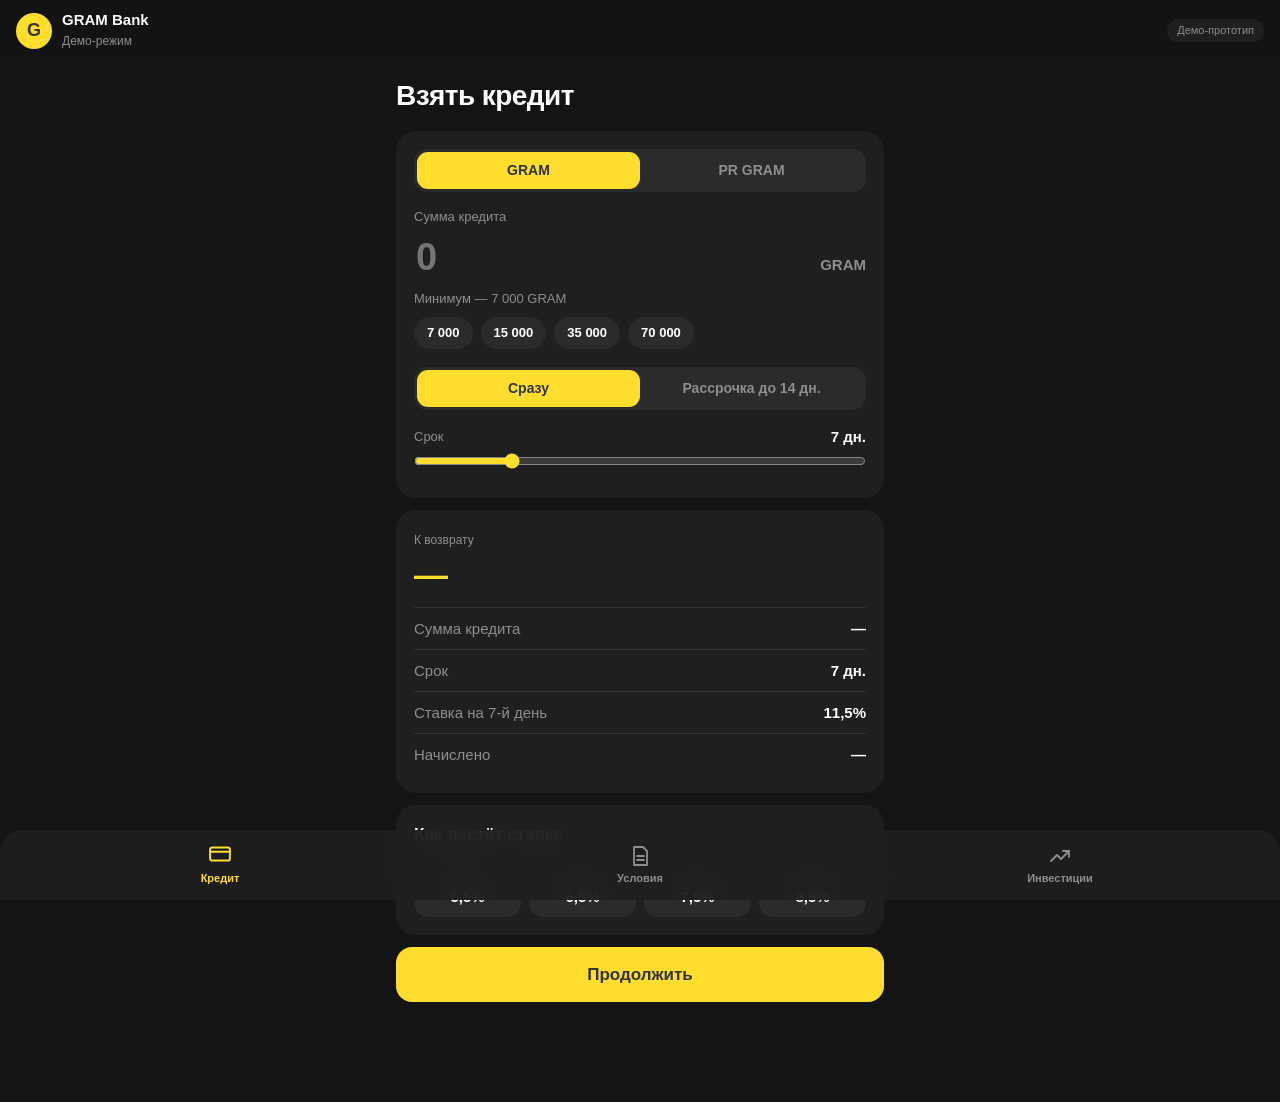
<file: index.html>
<!DOCTYPE html>
<html lang="ru">
<head>
<meta charset="utf-8">
<meta name="viewport" content="width=device-width,initial-scale=1,viewport-fit=cover">
<meta name="color-scheme" content="dark">
<title>GRAM Bank</title>
<script src="https://telegram.org/js/telegram-web-app.js"></script>
<style>
:root{--bg:#141414;--c1:#1f1f1f;--c2:#2b2b2b;--t:#fff;--m:#8e8e93;--y:#ffdd2d;--yt:#333;--l:#333;--err:#ff5c5c;--ok:#3fd18a}
*{box-sizing:border-box;margin:0;-webkit-tap-highlight-color:transparent}
html,body{background:var(--bg);color:var(--t);font:15px/1.4 -apple-system,"SF Pro Text",Roboto,"Segoe UI",Arial,sans-serif}
body{padding-top:env(safe-area-inset-top,0px)}
button,input,select{font:inherit;color:inherit;border:0;background:none;outline:0}
button{cursor:pointer}
small{color:var(--m);font-size:12px}
.top{position:sticky;top:0;z-index:5;display:flex;align-items:center;gap:10px;padding:12px 16px;background:rgba(20,20,20,.88);backdrop-filter:blur(14px)}
.logo{width:36px;height:36px;border-radius:50%;background:var(--y);color:var(--yt);display:grid;place-items:center;font-weight:800;font-size:18px}
.top b{display:block;line-height:1.1}
.tag{margin-left:auto;font-size:11px;color:var(--m);background:var(--c1);border-radius:99px;padding:4px 10px}
main{max-width:520px;margin:0 auto;padding:6px 16px calc(100px + env(safe-area-inset-bottom,0px))}
h1{font-size:28px;font-weight:800;letter-spacing:-.02em;margin:8px 0 16px}
h2{font-size:17px;font-weight:700;margin-bottom:12px}
.view,.step[hidden]{display:none}.view.on{display:block}
.card{background:var(--c1);border-radius:20px;padding:18px;margin-bottom:12px;animation:up .45s cubic-bezier(.2,.8,.2,1) both}
.card:nth-child(n+3){animation-delay:.05s}.card:nth-child(n+5){animation-delay:.1s}
@keyframes up{from{opacity:0;transform:translateY(14px)}to{opacity:1;transform:none}}
.hint{font-size:13px;color:var(--m);margin-top:10px}
.rowb{display:flex;justify-content:space-between;align-items:center}
label{display:block;font-size:13px;color:var(--m)}
.seg{display:flex;background:var(--c2);border-radius:14px;padding:3px;margin-bottom:16px}
.seg button{flex:1;padding:9px 4px;border-radius:11px;font-size:14px;font-weight:600;color:var(--m);transition:all .25s}
.seg button.on{background:var(--y);color:var(--yt)}
.big{display:flex;align-items:baseline;gap:8px;margin:4px 0}
.big input{width:100%;min-width:0;font-size:38px;font-weight:800;letter-spacing:-.02em}
.big span{color:var(--m);font-weight:700;white-space:nowrap}
.msg{font-size:13px;color:var(--m);min-height:19px;transition:color .2s}.msg.bad{color:var(--err)}.msg.good{color:var(--ok)}
.chips{display:flex;gap:8px;flex-wrap:wrap;margin:8px 0 18px}
.chip{background:var(--c2);border-radius:99px;padding:7px 13px;font-size:13px;font-weight:600;transition:transform .12s}
.chip:active{transform:scale(.93)}
input[type=range]{width:100%;accent-color:var(--y);height:28px}
.total{font-size:34px;font-weight:800;letter-spacing:-.02em;color:var(--y);margin:2px 0 8px}
.rows>div{display:flex;justify-content:space-between;gap:12px;padding:10px 0;border-top:1px solid var(--l)}
.rows dt{color:var(--m)}.rows dd{font-weight:600;text-align:right;font-variant-numeric:tabular-nums}
.ladder{display:grid;grid-template-columns:repeat(4,1fr);gap:8px}
.ladder div{background:var(--c2);border-radius:14px;padding:10px 4px;text-align:center;transition:all .25s}
.ladder div.on{background:var(--y);color:var(--yt)}.ladder div.on small{color:var(--yt)}
.ladder small{display:block}
.sch>div{display:grid;grid-template-columns:1fr auto auto;gap:12px;padding:8px 0;border-top:1px solid var(--l);font-variant-numeric:tabular-nums;font-size:14px}
.sch small{min-width:100px;text-align:right}
.btn{position:relative;overflow:hidden;width:100%;background:var(--y);color:var(--yt);font-weight:700;font-size:17px;padding:16px;border-radius:16px;transition:transform .12s,opacity .25s}
.btn:active{transform:scale(.98)}.btn:disabled{opacity:.3}
.btn:not(:disabled):not(.alt)::after{content:"";position:absolute;inset:0;background:linear-gradient(100deg,transparent 30%,rgba(255,255,255,.4) 50%,transparent 70%);transform:translateX(-100%);animation:sh 3.5s infinite}
@keyframes sh{to{transform:translateX(100%)}}
.btn.alt{background:var(--c2);color:var(--t);margin-top:8px}
.back{color:var(--y);font-weight:600;padding:6px 0}
.opt{display:flex;justify-content:space-between;align-items:center;width:100%;background:var(--c1);border-radius:16px;padding:16px;margin-bottom:8px;text-align:left;box-shadow:inset 0 0 0 2px transparent;transition:all .25s}
.opt:active{transform:scale(.985)}.opt.on{box-shadow:inset 0 0 0 2px var(--y);background:#262410}
.opt b{display:block}.opt i{width:20px;height:20px;border-radius:50%;box-shadow:inset 0 0 0 2px var(--m);transition:all .25s}
.opt.on i{box-shadow:inset 0 0 0 6px var(--y)}
.terms{display:grid;grid-template-columns:1fr 1fr;gap:8px;margin-bottom:12px}
.term{background:var(--c1);border-radius:18px;padding:14px;animation:up .45s both}
.term small{display:block;margin-bottom:6px}.term b{font-size:15px}
select{background:var(--c2);border-radius:12px;padding:11px 10px;font-weight:600;appearance:none;text-align:center;min-width:104px}
select option{background:#2b2b2b;color:#fff}
.cx{display:flex;gap:8px;align-items:center}
.cx input{flex:1;min-width:0;background:var(--c2);border-radius:12px;padding:11px 12px;font-size:20px;font-weight:700}
.res{font-size:20px;font-weight:700;flex:1;padding:11px 12px;border-radius:12px;background:var(--bg);overflow-wrap:anywhere}
.swap{display:block;margin:8px auto;width:38px;height:38px;border-radius:50%;background:var(--y);color:var(--yt);font-size:18px;font-weight:700;transition:transform .35s}
.badge{font-size:11px;font-weight:700;background:var(--y);color:var(--yt);border-radius:99px;padding:3px 10px}
.chart svg{display:block;width:100%;height:120px}
.chart .line{fill:none;stroke:var(--y);stroke-width:2.2;stroke-linejoin:round;vector-effect:non-scaling-stroke;stroke-dasharray:1;stroke-dashoffset:1;animation:draw 1s ease forwards}
.chart .area{fill:rgba(255,221,45,.08)}
@keyframes draw{to{stroke-dashoffset:0}}
.ch-h{display:flex;justify-content:space-between;gap:8px;margin-bottom:10px}
.ch-v{font-size:22px;font-weight:800}.up{color:var(--ok)}.dn{color:var(--err)}
.mm{display:flex;justify-content:space-between;font-size:12px;color:var(--m);margin-top:6px}
.per{display:flex;gap:6px;margin-top:10px}
.per button{flex:1;padding:7px 0;border-radius:10px;background:var(--c2);font-size:13px;font-weight:600;color:var(--m);transition:all .2s}
.per button.on{background:var(--y);color:var(--yt)}
.note{font-size:12px;color:var(--m);text-align:center;margin-top:10px}
.done{text-align:center;padding:30px 18px}
.chk{width:56px;height:56px;border-radius:50%;background:var(--y);color:var(--yt);font-size:28px;font-weight:800;display:grid;place-items:center;margin:0 auto 14px;animation:pop .5s cubic-bezier(.3,1.6,.5,1)}
@keyframes pop{from{transform:scale(0)}to{transform:none}}
.tabs{position:fixed;left:0;right:0;bottom:0;z-index:10;display:flex;background:rgba(31,31,31,.92);backdrop-filter:blur(16px);border-radius:22px 22px 0 0;padding:8px 10px calc(8px + env(safe-area-inset-bottom,0px))}
.tab{flex:1;display:flex;flex-direction:column;align-items:center;gap:3px;padding:6px 0;font-size:11px;font-weight:600;color:var(--m);transition:color .2s,transform .12s}
.tab svg{width:24px;height:24px;fill:none;stroke:currentColor;stroke-width:1.8;stroke-linecap:round;stroke-linejoin:round;transition:transform .25s}
.tab:active{transform:scale(.94)}.tab.on{color:var(--y)}.tab.on svg{transform:translateY(-2px) scale(1.1)}
#toast{position:fixed;left:50%;bottom:calc(92px + env(safe-area-inset-bottom,0px));transform:translate(-50%,10px);background:#fff;color:#111;padding:10px 16px;border-radius:12px;font-size:13px;font-weight:600;opacity:0;pointer-events:none;transition:all .25s;z-index:20}
#toast.show{opacity:1;transform:translate(-50%,0)}
@media(prefers-reduced-motion:reduce){*{animation:none!important;transition:none!important}.chart .line{stroke-dashoffset:0}}
</style>
</head>
<body>
<header class="top"><div class="logo">G</div><div><b>GRAM Bank</b><small id="who">Демо-режим</small></div><span class="tag">Демо-прототип</span></header>
<main>
<section id="v-credit" class="view on">
 <div id="s1" class="step">
  <h1>Взять кредит</h1>
  <div class="card">
   <div class="seg" id="cur"><button data-c="GRAM" class="on">GRAM</button><button data-c="PRGRAM">PR GRAM</button></div>
   <label for="amt">Сумма кредита</label>
   <div class="big"><input id="amt" inputmode="numeric" placeholder="0" autocomplete="off"><span id="cu">GRAM</span></div>
   <p class="msg" id="msg"></p>
   <div class="chips" id="chips"></div>
   <div class="seg" id="mode"><button data-m="lump" class="on">Сразу</button><button data-m="inst">Рассрочка до 14 дн.</button></div>
   <div class="rowb"><label id="dl">Срок</label><b id="dv">7 дн.</b></div>
   <input id="days" type="range" min="1" max="30" value="7">
  </div>
  <div class="card">
   <small>К возврату</small><div class="total" id="tot">—</div><small id="tot2"></small>
   <dl class="rows" id="rows"></dl>
  </div>
  <div class="card" id="schc" hidden><h2>График платежей</h2><div class="sch" id="sch"></div></div>
  <div class="card"><h2>Как растёт ставка</h2><div class="ladder" id="lad"></div></div>
  <button class="btn" id="go">Продолжить</button>
 </div>
 <div id="s2" class="step" hidden>
  <button class="back" id="back">← Назад</button>
  <h1>Выберите залог</h1>
  <div id="opts"></div>
  <div class="card" id="pl" hidden>
   <small>Необходимый залог (кредит + запас)</small><div class="total" id="ptot">—</div>
   <dl class="rows" id="prow"></dl>
   <p class="hint" id="prate"></p>
  </div>
  <div class="card"><dl class="rows" style="margin-top:-10px"><div style="border:0"><dt>Номер операции</dt><dd id="opn">0</dd></div><div><dt>ID пользователя</dt><dd id="uid">—</dd></div></dl></div>
  <button class="btn" id="ok" disabled>Подтвердить кредит</button>
 </div>
 <div id="s3" class="step" hidden>
  <div class="card done">
   <div class="chk">✓</div><h2>Заявка подготовлена</h2>
   <p class="hint">Открылся чат с @Grammbank1 с готовым текстом. Нажмите «Отправить» в Telegram, чтобы заявка ушла.</p>
   <button class="btn" id="again" style="margin-top:18px">Открыть чат ещё раз</button>
   <button class="btn alt" id="fin">Готово</button>
  </div>
 </div>
</section>

<section id="v-terms" class="view">
 <h1>Условия</h1><p class="hint" style="margin:-8px 0 14px">Все значения — условия демонстрационного прототипа.</p>
 <div class="terms" id="terms"></div>
 <div class="card"><p class="hint" style="margin:0">GRAM Bank — игровой сервис. Реальные деньги не принимаются и не выдаются, а GRAM, PR GRAM, RDNO — виртуальные единицы. Администрация не несёт ответственности за игровые активы. Информация не является финансовой рекомендацией.</p></div>
</section>

<section id="v-invest" class="view">
 <h1>Инвестиции</h1>
 <div class="card">
  <h2>Калькулятор обмена</h2>
  <div class="cx"><input id="cv" inputmode="decimal" value="1000"><select id="cf"></select></div>
  <button class="swap" id="cs">⇅</button>
  <div class="cx"><div class="res" id="cr">—</div><select id="ct"></select></div>
  <p class="hint" id="cn"></p>
 </div>
 <div class="card"><h2>Курсы к GRAM</h2><dl class="rows" id="rates" style="margin-top:-10px"></dl></div>
 <div class="card">
  <div class="rowb" style="margin-bottom:12px"><h2 style="margin:0">Акции GRAMBANK</h2><span class="badge">В разработке</span></div>
  <p class="hint" style="margin:-4px 0 12px" id="shp"></p>
  <div class="chart" data-k="shares"></div>
  <button class="btn alt" disabled style="margin-top:14px;opacity:.5">Покупка пока недоступна</button>
 </div>
 <div class="card"><div class="chart" data-k="gram"></div></div>
 <div class="card"><div class="chart" data-k="pr"></div></div>
</section>
</main>

<nav class="tabs">
 <button class="tab on" data-v="credit"><svg viewBox="0 0 24 24"><rect x="3" y="6" width="18" height="12" rx="2"/><path d="M3 10h18"/></svg>Кредит</button>
 <button class="tab" data-v="terms"><svg viewBox="0 0 24 24"><path d="M6 3h9l4 4v14H6z"/><path d="M9 12h7M9 16h7"/></svg>Условия</button>
 <button class="tab" data-v="invest"><svg viewBox="0 0 24 24"><path d="M3 17l6-6 4 4 8-8"/><path d="M15 7h6v6"/></svg>Инвестиции</button>
</nav>
<div id="toast"></div>

<script>
(()=>{
/* ============ АДМИН-МОДУЛЬ: меняйте значения только здесь ============ */
const ADMIN={
  // Цена 1 единицы в GRAM. Из этой таблицы считаются ВСЕ пары, залог, калькулятор и графики.
  value:{GRAM:1, PRGRAM:0.35, RDNO:0.1, STAR:2300, USDT:230000, USD:230000},
  // Акция GRAMBANK: price — цена в GRAM; growthPerYear — прогноз роста, % в год; volatility — разброс, % в день
  share:{price:5000, growthPerYear:70, volatility:1.2},
  // Волатильность графиков курсов, % в день
  vol:{GRAM:1.2, PRGRAM:5},
  // Кредит: ставка в 1-й день, прибавка в день (оба в %), запас залога %, рассрочка
  credit:{min:7000, max:10000000, maxDays:30, startRate:5.5, rateStep:1, margin:15, instMaxDays:14, instFee:6},
  support:'Grammbank1' // куда уходит заявка
};
/* ===================================================================== */
const A=ADMIN,V=A.value,C=A.credit;
const L={GRAM:'GRAM',PRGRAM:'PR GRAM',RDNO:'RDNO',STAR:'Star',USDT:'USDT',USD:'USD'};
const $=(s,r=document)=>r.querySelector(s),$$=(s,r=document)=>[...r.querySelectorAll(s)];
const nf=(n,d=2)=>new Intl.NumberFormat('ru-RU',{maximumFractionDigits:d}).format(n);
const fmt=n=>{const a=Math.abs(n);return nf(n,a>=100?2:a>=1?3:a>=0.01?4:8)};
const tg=window.Telegram&&window.Telegram.WebApp;
if(tg){try{tg.ready();tg.expand();tg.setHeaderColor('#141414');tg.setBackgroundColor('#141414')}catch(e){}}
const user=tg&&tg.initDataUnsafe&&tg.initDataUnsafe.user;
const uidText=user?user.id+(user.username?' (@'+user.username+')':''):'вне Telegram';
$('#who').textContent=user?'ID '+user.id:'Демо-режим';$('#uid').textContent=uidText;

/* счётчик операций: 0 для первого кредита, затем +1 (CloudStorage Telegram + localStorage) */
const cs=tg&&tg.isVersionAtLeast&&tg.isVersionAtLeast('6.9')?tg.CloudStorage:null;
let opNo=0;try{opNo=+localStorage.getItem('gb_op')||0}catch(e){}
if(cs)try{cs.getItem('gb_op',(e,v)=>{if(!e&&v){opNo=Math.max(opNo,+v||0);$('#opn').textContent=opNo}})}catch(e){}
const saveOp=n=>{opNo=n;try{localStorage.setItem('gb_op',n)}catch(e){}if(cs)try{cs.setItem('gb_op',String(n),()=>{})}catch(e){}};

let tt;const toast=t=>{const e=$('#toast');e.textContent=t;e.classList.add('show');clearTimeout(tt);tt=setTimeout(()=>e.classList.remove('show'),2200)};
function count(el,to,f){const from=+el.dataset.v||0;el.dataset.v=to;const t0=performance.now();(function s(t){const k=Math.min(1,(t-t0)/450),e=1-Math.pow(1-k,3);el.textContent=f(from+(to-from)*e);if(k<1)requestAnimationFrame(s)})(t0)}

/* навигация */
$$('.tab').forEach(b=>b.onclick=()=>{$$('.tab').forEach(t=>t.classList.toggle('on',t===b));$$('.view').forEach(v=>v.classList.toggle('on',v.id==='v-'+b.dataset.v));scrollTo(0,0)});

/* ---------- кредит ---------- */
const s={cur:'GRAM',amt:0,days:7,mode:'lump',col:null,link:''};
const gram=()=>s.amt*V[s.cur];
const minCur=()=>s.cur==='GRAM'?C.min:Math.ceil(C.min/V[s.cur]-1e-9);
const valid=()=>gram()>=C.min-1e-6&&gram()<=C.max;
const rateFor=d=>C.startRate+C.rateStep*(d-1);
const m=g=>fmt(g/V[s.cur])+' '+L[s.cur];
const inp=$('#amt');

function check(showEmpty){
  const g=gram();let t='Минимум — '+nf(minCur())+' '+L[s.cur]+(s.cur!=='GRAM'?' ('+nf(C.min)+' GRAM)':''),c='';
  if(!s.amt){c=showEmpty?'bad':''}
  else if(g<C.min-1e-6)c='bad';
  else if(g>C.max){c='bad';t='Максимум для демо — '+nf(C.max/V[s.cur],0)+' '+L[s.cur]}
  else{t='Сумма подходит';c='good'}
  $('#msg').textContent=t;$('#msg').className='msg '+c;return valid();
}
function repay(){
  const g=gram(),rate=rateFor(s.days),acc=g*rate/100,base=g+acc;
  if(s.mode!=='inst')return{g,rate,acc,total:base,daily:base,fee:0};
  const daily=base/s.days*(1+C.instFee/100);
  return{g,rate,acc,total:daily*s.days,daily,fee:daily*s.days-base};
}
function calc(){
  const ok=valid(),r=repay(),inst=s.mode==='inst';
  $('#dv').textContent=s.days+' дн.';
  count($('#tot'),ok?r.total/V[s.cur]:0,x=>ok?fmt(x)+' '+L[s.cur]:'—');
  $('#tot2').textContent=ok&&s.cur!=='GRAM'?'≈ '+nf(r.total)+' GRAM':'';
  const rows=[['Сумма кредита',ok?m(r.g):'—'],['Срок',s.days+' дн.'],['Ставка на '+s.days+'-й день',nf(r.rate,1)+'%'],['Начислено',ok?m(r.acc):'—']];
  if(inst)rows.push(['Платёж в день ('+s.days+' шт.)',ok?m(r.daily):'—'],['Надбавка +'+C.instFee+'% к платежу',ok?m(r.fee):'—']);
  $('#rows').innerHTML=rows.map(a=>'<div><dt>'+a[0]+'</dt><dd>'+a[1]+'</dd></div>').join('');
  $('#schc').hidden=!(ok&&inst);
  if(ok&&inst){let left=r.total,h='';for(let i=1;i<=s.days;i++){left=i===s.days?0:left-r.daily;h+='<div><span>День '+i+'</span><b>'+m(r.daily)+'</b><small>остаток '+fmt(left/V[s.cur])+'</small></div>'}$('#sch').innerHTML=h}
  $$('#lad div').forEach((d,i)=>d.classList.toggle('on',s.days===i+1));
}
function chips(){
  const base=[7000,15000,35000,70000];
  $('#chips').innerHTML=base.map(g=>{const v=s.cur==='GRAM'?g:Math.ceil(g/V[s.cur]/1000-1e-9)*1000;return '<button class="chip" data-v="'+v+'">'+nf(v)+'</button>'}).join('');
  $$('.chip').forEach(c=>c.onclick=()=>{s.amt=+c.dataset.v;inp.value=nf(s.amt,0);check();calc()});
}
inp.oninput=()=>{const d=inp.value.replace(/\D/g,'').slice(0,10);s.amt=d?+d:0;inp.value=d?nf(s.amt,0):'';check();calc()};
$$('#cur button').forEach(b=>b.onclick=()=>{
  if(b.dataset.c===s.cur)return;const g=gram();s.cur=b.dataset.c;
  $$('#cur button').forEach(x=>x.classList.toggle('on',x===b));
  $('#cu').textContent=L[s.cur];if(s.amt){s.amt=Math.round(g/V[s.cur]);inp.value=nf(s.amt,0)}
  chips();check();calc();
});
$('#days').oninput=e=>{s.days=+e.target.value;calc()};
$$('#mode button').forEach(b=>b.onclick=()=>{
  s.mode=b.dataset.m;const d=$('#days');
  d.min=s.mode==='inst'?2:1;d.max=s.mode==='inst'?C.instMaxDays:C.maxDays;
  s.days=Math.min(Math.max(s.days,+d.min),+d.max);d.value=s.days;
  $('#dl').textContent=s.mode==='inst'?'Срок рассрочки (макс. '+C.instMaxDays+' дн.)':'Срок';
  $$('#mode button').forEach(x=>x.classList.toggle('on',x===b));calc();
  if(s.mode==='inst')toast('Рассрочка: ежедневные платежи, +'+C.instFee+'% к каждому');
});
$('#lad').innerHTML=[1,2,3,4].map(d=>'<div><small>День '+d+'</small><b>'+nf(rateFor(d),1)+'%</b></div>').join('');
$('#mode button[data-m=inst]').textContent='Рассрочка до '+C.instMaxDays+' дн.';

/* ---------- залог ---------- */
const COL={usd:['USD','USD','Доллары'],crypto:['Крипта','USDT','В эквиваленте USDT'],stars:['Telegram Stars','STAR','Звёзды'],gifts:['Telegram Gifts','STAR','В эквиваленте Stars'],nft:['NFT','STAR','В эквиваленте Stars']};
$('#opts').innerHTML=Object.keys(COL).map(k=>'<button class="opt" data-k="'+k+'"><div><b>'+COL[k][0]+'</b><small>'+COL[k][2]+'</small></div><i></i></button>').join('');
const show=id=>{['s1','s2','s3'].forEach(x=>$('#'+x).hidden=x!==id);scrollTo(0,0)};
function pledge(){
  if(!s.col)return;const g=gram(),tot=g*(1+C.margin/100),[n,u]=COL[s.col];
  $('#pl').hidden=false;
  count($('#ptot'),tot/V[u],x=>fmt(x)+' '+L[u]);
  $('#prow').innerHTML=[['Кредит',nf(g)+' GRAM'],['Запас залога +'+C.margin+'%',nf(tot-g)+' GRAM'],['Необходимый залог',nf(tot)+' GRAM'],['Тип залога',n]].map(a=>'<div><dt>'+a[0]+'</dt><dd>'+a[1]+'</dd></div>').join('');
  $('#prate').textContent='Курс залога: 1 Star = '+nf(V.STAR)+' GRAM · 1 USD = '+nf(V.USD/V.STAR)+' Stars';
  $('#ok').disabled=false;
}
$$('.opt').forEach(o=>o.onclick=()=>{s.col=o.dataset.k;$$('.opt').forEach(x=>x.classList.toggle('on',x===o));pledge()});
$('#go').onclick=()=>{if(!check(true)){inp.focus();toast('Проверьте сумму кредита');return}$('#opn').textContent=opNo;show('s2');pledge()};
$('#back').onclick=()=>show('s1');

/* ---------- подтверждение → личные сообщения ---------- */
function message(op){
  const r=repay(),[cn,cu]=COL[s.col],need=r.g*(1+C.margin/100);
  return['🏦 Заявка на кредит — GRAM Bank','','Операция №'+op,'ID пользователя: '+uidText,'',
   'Сумма кредита: '+m(r.g)+(s.cur!=='GRAM'?' (= '+nf(r.g)+' GRAM)':''),
   'Срок: '+s.days+' дн.','Ставка: '+nf(r.rate,1)+'% (на '+s.days+'-й день)',
   'Погашение: '+(s.mode==='inst'?'рассрочка, '+s.days+' платежей по '+m(r.daily)+' (+'+C.instFee+'% к платежу)':'единовременно'),
   'Начислено: '+m(r.acc),'К возврату: '+m(r.total),'',
   'Залог: '+cn+' — '+fmt(need/V[cu])+' '+L[cu]+' (= '+nf(need)+' GRAM, запас +'+C.margin+'%)','',
   'Дата: '+new Date().toLocaleString('ru-RU')].join('\n');
}
const openChat=u=>{if(tg&&tg.openTelegramLink)tg.openTelegramLink(u);else window.open(u,'_blank')};
$('#ok').onclick=()=>{
  s.link='https://t.me/'+A.support+'?text='+encodeURIComponent(message(opNo));
  openChat(s.link);saveOp(opNo+1);show('s3');
};
$('#again').onclick=()=>openChat(s.link);
$('#fin').onclick=()=>{s.col=null;s.amt=0;inp.value='';$$('.opt').forEach(x=>x.classList.remove('on'));$('#pl').hidden=true;$('#ok').disabled=true;check();calc();show('s1');toast('Готово. Заявка отправляется в чате')};

/* ---------- условия ---------- */
$('#terms').innerHTML=[['Минимальный кредит',nf(C.min)+' GRAM'],['Ставка',nf(C.startRate,1)+'% в 1-й день, затем +'+C.rateStep+'% в день'],['Запас залога','не менее +'+C.margin+'% к кредиту'],['Рассрочка','до '+C.instMaxDays+' дн., +'+C.instFee+'% к платежу'],['PR GRAM','1 PR GRAM = '+V.PRGRAM+' GRAM'],['Telegram Star','1 Star = '+nf(V.STAR)+' GRAM'],['USD / USDT','1 USD = '+nf(V.USD/V.STAR)+' Stars'],['RDNO','1 RDNO = '+V.RDNO+' GRAM']]
 .map((a,i)=>'<div class="term" style="animation-delay:'+i*.04+'s"><small>'+a[0]+'</small><b>'+a[1]+'</b></div>').join('');

/* ---------- калькулятор и курсы ---------- */
const keys=Object.keys(V),opts=keys.map(k=>'<option value="'+k+'">'+L[k]+'</option>').join('');
$('#cf').innerHTML=opts;$('#ct').innerHTML=opts;$('#cf').value='GRAM';$('#ct').value='USD';
function exch(){
  const x=parseFloat($('#cv').value.replace(',','.').replace(/\s/g,''))||0,f=$('#cf').value,t=$('#ct').value;
  $('#cr').textContent=fmt(x*V[f]/V[t]);
  $('#cn').textContent='1 '+L[f]+' = '+fmt(V[f]/V[t])+' '+L[t];
}
['#cv','#cf','#ct'].forEach(i=>$(i).oninput=exch);
$('#cs').onclick=()=>{const f=$('#cf'),t=$('#ct'),v=f.value;f.value=t.value;t.value=v;$('#cs').style.transform='rotate('+((+$('#cs').dataset.r||0)+180)+'deg)';$('#cs').dataset.r=(+$('#cs').dataset.r||0)+180;exch()};
$('#rates').innerHTML=keys.filter(k=>k!=='GRAM').map(k=>'<div><dt>1 '+L[k]+'</dt><dd>'+fmt(V[k])+' GRAM</dd></div>').join('');
$('#shp').textContent='Цена: '+nf(A.share.price)+' GRAM ≈ '+fmt(A.share.price/V.STAR)+' Star. Продажа не открыта.';
exch();

/* ---------- графики (демо-данные) ---------- */
const CH={
  gram:{t:'GRAM · курс (GRAM за 1 Star)',seed:42,base:V.STAR,vol:A.vol.GRAM/100,rev:.92},
  pr:{t:'PR GRAM · курс (PR GRAM за 1 Star)',seed:77,base:V.STAR/V.PRGRAM,vol:A.vol.PRGRAM/100,rev:.94,wave:.06},
  shares:{t:'GRAMBANK · потенциальная цена акции, GRAM (прогноз)',seed:9,base:A.share.price,vol:A.share.volatility/100,drift:Math.log(1+A.share.growthPerYear/100)/365}
};
const PER={'7D':7,'1M':30,'3M':90,'1Y':365},cache={};
function series(k){
  if(cache[k])return cache[k];const c=CH[k];let sd=c.seed;const r=()=>(sd=sd*16807%2147483647)/2147483647;let v=c.base;const o=[];
  for(let i=0;i<365;i++){
    if(c.drift)v*=1+c.drift+(r()-.5)*c.vol;
    else{const mid=c.base*(1+(c.wave||0)*Math.sin(i/17));v=mid+(v-mid)*c.rev+(r()-.5)*c.vol*c.base}
    o.push(v);
  }
  return cache[k]=o;
}
$$('.chart').forEach(el=>{
  const k=el.dataset.k;let p='1M';
  el.innerHTML='<div class="ch-h"><div><small>'+CH[k].t+'</small><div class="ch-v"></div></div><b class="chg"></b></div><div class="svg"></div><div class="mm"><span></span><span></span></div><div class="per">'+Object.keys(PER).map(x=>'<button data-p="'+x+'">'+x+'</button>').join('')+'</div><p class="note">Демонстрационные данные'+(k==='shares'?' · прогноз, не гарантия':'')+'</p>';
  const draw=()=>{
    const all=series(k),n=PER[p],d=k==='shares'?all.slice(0,n):all.slice(-n);
    const mn=Math.min(...d),mx=Math.max(...d),pad=(mx-mn)*.15||1,lo=mn-pad,hi=mx+pad;
    const pts=d.map((v,i)=>(i/(d.length-1)*300).toFixed(1)+' '+(120-(v-lo)/(hi-lo)*120).toFixed(1));
    const path='M'+pts.join('L');
    $('.svg',el).innerHTML='<svg viewBox="0 0 300 120" preserveAspectRatio="none"><path class="area" d="'+path+'L300 120L0 120Z"/><path class="line" pathLength="1" d="'+path+'"/></svg>';
    const last=d[d.length-1],chg=(last/d[0]-1)*100;
    $('.ch-v',el).textContent=nf(last,1);
    const c=$('.chg',el);c.textContent=(chg>=0?'+':'')+nf(chg,2)+'%';c.className='chg '+(chg>=0?'up':'dn');
    const sp=$$('.mm span',el);sp[0].textContent='мин. '+nf(mn,1);sp[1].textContent='макс. '+nf(mx,1);
    $$('.per button',el).forEach(b=>b.classList.toggle('on',b.dataset.p===p));
  };
  $$('.per button',el).forEach(b=>b.onclick=()=>{p=b.dataset.p;draw()});draw();
});

chips();check();calc();
})();
</script>
</body>
</html>
</file>
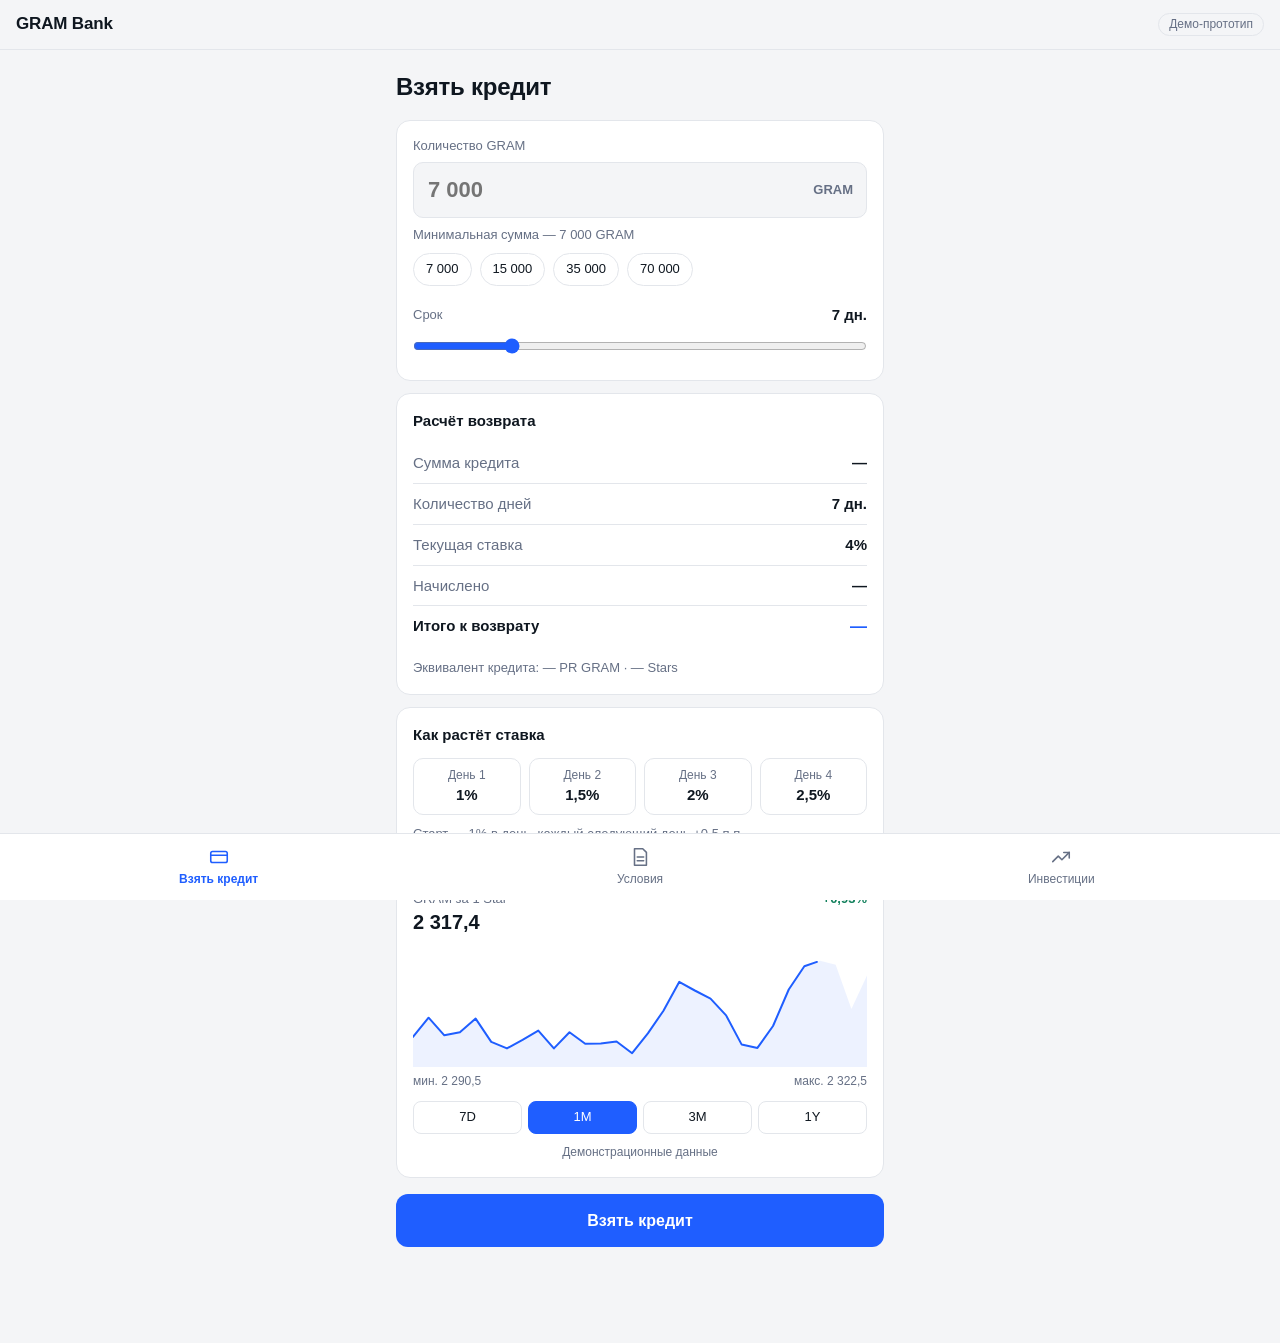
<file: gram-bank.html>
<!DOCTYPE html>
<html lang="ru">
<head>
<meta charset="utf-8">
<meta name="viewport" content="width=device-width, initial-scale=1, viewport-fit=cover">
<title>GRAM Bank</title>
<style>
:root{
  --bg:#f4f5f7; --card:#fff; --line:#e3e6eb; --text:#0f1720; --muted:#667085;
  --accent:#1f5eff; --accent-soft:rgba(31,94,255,.08); --err:#d92d20; --ok:#12805c;
  --r:14px;
}
@media (prefers-color-scheme:dark){
  :root:not([data-theme="light"]){
    --bg:#0e1116; --card:#161a21; --line:#252b35; --text:#eef1f5; --muted:#8f99a8;
    --accent:#4d86ff; --accent-soft:rgba(77,134,255,.12); --err:#ff6b5e; --ok:#3ecf9b;
  }
}
:root[data-theme="dark"]{
  --bg:#0e1116; --card:#161a21; --line:#252b35; --text:#eef1f5; --muted:#8f99a8;
  --accent:#4d86ff; --accent-soft:rgba(77,134,255,.12); --err:#ff6b5e; --ok:#3ecf9b;
}
*{box-sizing:border-box;margin:0;-webkit-tap-highlight-color:transparent}
html,body{background:var(--bg);color:var(--text);font:15px/1.45 -apple-system,BlinkMacSystemFont,"Segoe UI",Roboto,Helvetica,Arial,sans-serif}
body{padding-top:env(safe-area-inset-top,0px)}
h1{font-size:24px;font-weight:700;letter-spacing:-.01em;margin:4px 0 16px}
h2{font-size:15px;font-weight:600;margin-bottom:12px}
button{font:inherit;color:inherit;border:0;background:none;cursor:pointer}
small{font-size:12px;color:var(--muted)}

.top{position:sticky;top:0;z-index:5;display:flex;justify-content:space-between;align-items:center;
  padding:12px 16px;background:var(--bg);border-bottom:1px solid var(--line)}
.brand{font-weight:700;font-size:17px;letter-spacing:-.01em}
.badge{font-size:12px;color:var(--muted);border:1px solid var(--line);border-radius:999px;padding:2px 10px}

main{max-width:520px;margin:0 auto;padding:16px 16px calc(96px + env(safe-area-inset-bottom,0px))}
.view{display:none}
.view.active{display:block;animation:in .25s ease}
.step[hidden]{display:none}
.step{animation:in .25s ease}
@keyframes in{from{opacity:0;transform:translateY(6px)}to{opacity:1;transform:none}}

.card{background:var(--card);border:1px solid var(--line);border-radius:var(--r);padding:16px;margin-bottom:12px}
.hint{font-size:13px;color:var(--muted);margin-top:10px}
.top-hint{margin:-8px 0 14px}
.strong{font-weight:600}
.row-between{display:flex;justify-content:space-between;align-items:center}

label{display:block;font-size:13px;color:var(--muted);margin-bottom:6px}
.input-wrap{position:relative}
input[type=text]{width:100%;font-size:22px;font-weight:600;line-height:1;font-family:inherit;color:var(--text);background:var(--bg);
  border:1px solid var(--line);border-radius:10px;padding:14px 72px 14px 14px;outline:0;transition:border-color .15s,box-shadow .15s}
input[type=text]:focus{border-color:var(--accent);box-shadow:0 0 0 3px var(--accent-soft)}
input.bad{border-color:var(--err)!important;box-shadow:0 0 0 3px rgba(217,45,32,.12)!important}
.unit{position:absolute;right:14px;top:50%;transform:translateY(-50%);font-size:13px;color:var(--muted);font-weight:600}
.msg{font-size:13px;color:var(--muted);margin-top:8px;min-height:19px;transition:color .15s}
.msg.bad{color:var(--err)}
.chips{display:flex;gap:8px;flex-wrap:wrap;margin:8px 0 18px}
.chip{border:1px solid var(--line);border-radius:999px;padding:6px 12px;font-size:13px;transition:transform .1s,border-color .15s}
.chip:hover{border-color:var(--accent)}
.chip:active{transform:scale(.96)}
.slider-head{margin-bottom:8px}
.slider-head label{margin:0}

input[type=range]{width:100%;accent-color:var(--accent);height:24px}

.rows>div{display:flex;justify-content:space-between;gap:12px;padding:9px 0;border-bottom:1px solid var(--line)}
.rows>div:last-child{border-bottom:0}
.rows dt{color:var(--muted)}
.rows dd{font-weight:600;text-align:right;font-variant-numeric:tabular-nums}
.rows .total dt{color:var(--text);font-weight:600}
.rows .total dd{font-size:17px;color:var(--accent)}
.flash{animation:flash .35s ease}
@keyframes flash{from{opacity:.3}to{opacity:1}}

.ladder{display:grid;grid-template-columns:repeat(4,1fr);gap:8px}
.ladder div{border:1px solid var(--line);border-radius:10px;padding:8px;text-align:center;transition:border-color .2s,background .2s}
.ladder div.on{border-color:var(--accent);background:var(--accent-soft)}
.ladder small{display:block}
.ladder b{font-size:15px}

.btn{width:100%;background:var(--accent);color:#fff;font-weight:600;font-size:16px;padding:15px;border-radius:12px;
  margin-top:4px;transition:transform .1s,opacity .2s,filter .15s}
.btn:hover{filter:brightness(1.06)}
.btn:active{transform:scale(.985)}
.btn:disabled{opacity:.4;cursor:not-allowed;transform:none;filter:none}
.link-back{color:var(--accent);font-size:14px;padding:4px 0;margin-bottom:6px}

.collateral{display:grid;gap:8px;margin-bottom:12px}
.opt{display:flex;justify-content:space-between;align-items:center;text-align:left;background:var(--card);
  border:1px solid var(--line);border-radius:12px;padding:14px 16px;transition:border-color .15s,background .15s,transform .1s}
.opt span{font-weight:600}
.opt:hover{border-color:var(--accent)}
.opt:active{transform:scale(.99)}
.opt.on{border-color:var(--accent);background:var(--accent-soft);box-shadow:inset 0 0 0 1px var(--accent)}

.seg{display:grid;grid-template-columns:repeat(4,1fr);gap:6px}
.seg button{border:1px solid var(--line);border-radius:10px;padding:8px 2px;font-size:12px;text-align:center;line-height:1.3;transition:all .15s}
.seg button small{font-size:13px;font-weight:700;color:var(--text)}
.seg button.on{border-color:var(--accent);background:var(--accent-soft)}

.terms{display:grid;grid-template-columns:1fr 1fr;gap:8px;margin-bottom:12px}
.term{background:var(--card);border:1px solid var(--line);border-radius:var(--r);padding:14px}
.term small{display:block;margin-bottom:6px}
.term b{font-size:16px}

.chart-head{display:flex;justify-content:space-between;align-items:flex-start;gap:8px;margin-bottom:10px}
.chart-title{font-size:13px;color:var(--muted)}
.chart-val{font-size:20px;font-weight:700;font-variant-numeric:tabular-nums}
.chart-chg{font-size:13px;font-weight:600}
.up{color:var(--ok)}.down{color:var(--err)}
.chart svg{display:block;width:100%;height:120px}
.chart .line{fill:none;stroke:var(--accent);stroke-width:2;stroke-linejoin:round;stroke-linecap:round;
  vector-effect:non-scaling-stroke;stroke-dasharray:1;stroke-dashoffset:1;animation:draw .8s ease forwards}
.chart .area{fill:var(--accent-soft);stroke:none}
@keyframes draw{to{stroke-dashoffset:0}}
.chart-minmax{display:flex;justify-content:space-between;font-size:12px;color:var(--muted);margin-top:6px}
.periods{display:flex;gap:6px;margin-top:10px}
.periods button{flex:1;border:1px solid var(--line);border-radius:8px;padding:6px 0;font-size:13px;transition:all .15s}
.periods button.on{background:var(--accent);border-color:var(--accent);color:#fff}
.chart-note{font-size:12px;color:var(--muted);text-align:center;margin-top:10px}

.done{text-align:center;padding:28px 16px}
.check{width:48px;height:48px;border-radius:50%;background:var(--accent-soft);color:var(--ok);font-size:24px;
  display:grid;place-items:center;margin:0 auto 12px;animation:pop .35s ease}
@keyframes pop{from{transform:scale(.5);opacity:0}to{transform:none;opacity:1}}
.done .btn{margin-top:16px}

.tabs{position:fixed;left:0;right:0;bottom:0;z-index:10;display:flex;background:var(--card);border-top:1px solid var(--line);
  padding:6px 8px calc(6px + env(safe-area-inset-bottom,0px))}
.tab{flex:1;display:flex;flex-direction:column;align-items:center;gap:3px;padding:6px 0;font-size:12px;color:var(--muted);
  border-radius:10px;transition:color .15s,transform .1s}
.tab svg{width:22px;height:22px;fill:none;stroke:currentColor;stroke-width:1.7;stroke-linecap:round;stroke-linejoin:round}
.tab:active{transform:scale(.95)}
.tab.active{color:var(--accent);font-weight:600}

#toast{position:fixed;left:50%;bottom:calc(84px + env(safe-area-inset-bottom,0px));transform:translate(-50%,10px);
  background:var(--text);color:var(--bg);padding:10px 16px;border-radius:10px;font-size:13px;opacity:0;pointer-events:none;
  transition:all .25s;z-index:20;max-width:90%;text-align:center}
#toast.show{opacity:1;transform:translate(-50%,0)}

@media (prefers-reduced-motion:reduce){*{animation:none!important;transition:none!important}.chart .line{stroke-dashoffset:0}}
.share-head{margin-bottom:12px}.share-head h2{margin:0}
.card .btn{margin-top:14px}
</style>
<script src="https://telegram.org/js/telegram-web-app.js"></script>
</head>
<body>

<header class="top">
  <span class="brand">GRAM Bank</span>
  <span class="badge">Демо-прототип</span>
</header>

<main>
  <!-- ===== КРЕДИТ ===== -->
  <section id="view-credit" class="view active">
    <div id="step1" class="step">
      <h1>Взять кредит</h1>

      <div class="card">
        <label for="amount">Количество GRAM</label>
        <div class="input-wrap">
          <input id="amount" type="text" inputmode="numeric" autocomplete="off" placeholder="7 000">
          <span class="unit">GRAM</span>
        </div>
        <p id="amount-msg" class="msg">Минимальная сумма — 7 000 GRAM</p>
        <div class="chips" id="chips">
          <button class="chip" data-v="7000">7 000</button>
          <button class="chip" data-v="15000">15 000</button>
          <button class="chip" data-v="35000">35 000</button>
          <button class="chip" data-v="70000">70 000</button>
        </div>

        <div class="row-between slider-head">
          <label for="days">Срок</label>
          <span id="days-val" class="strong">7 дн.</span>
        </div>
        <input id="days" type="range" min="1" max="30" value="7">
      </div>

      <div class="card">
        <h2>Расчёт возврата</h2>
        <dl class="rows">
          <div><dt>Сумма кредита</dt><dd id="s-amount">—</dd></div>
          <div><dt>Количество дней</dt><dd id="s-days">—</dd></div>
          <div><dt>Текущая ставка</dt><dd id="s-rate">—</dd></div>
          <div><dt>Начислено</dt><dd id="s-accrued">—</dd></div>
          <div class="total"><dt>Итого к возврату</dt><dd id="s-total">—</dd></div>
        </dl>
        <p class="hint">Эквивалент кредита: <span id="s-pr">—</span> PR GRAM · <span id="s-stars">—</span> Stars</p>
      </div>

      <div class="card">
        <h2>Как растёт ставка</h2>
        <div class="ladder" id="ladder"></div>
        <p class="hint">Старт — 1% в день, каждый следующий день +0.5 п.п.</p>
      </div>

      <div class="card"><div class="chart" data-chart="gram" data-title="GRAM за 1 Star"></div></div>

      <button id="btn-credit" class="btn">Взять кредит</button>
    </div>

    <div id="step2" class="step" hidden>
      <button id="back" class="link-back" type="button">← Назад</button>
      <h1>Выберите залог</h1>

      <div class="collateral" id="collateral">
        <button class="opt" data-k="usd"><span>USD</span><small>Доллары</small></button>
        <button class="opt" data-k="crypto"><span>Крипта</span><small>В эквиваленте USDT</small></button>
        <button class="opt" data-k="stars"><span>Telegram Stars</span><small>Звёзды</small></button>
        <button class="opt" data-k="gifts"><span>Telegram Gifts</span><small>В эквиваленте Stars</small></button>
        <button class="opt" data-k="nft"><span>NFT</span><small>В эквиваленте Stars</small></button>
      </div>

      <div class="card" id="pledge" hidden>
        <h2>Необходимый залог</h2>
        <dl class="rows">
          <div><dt>Основная сумма</dt><dd id="p-base">—</dd></div>
          <div><dt>Страховка <span id="p-pct">10%</span></dt><dd id="p-ins">—</dd></div>
          <div class="total"><dt>Необходимый залог</dt><dd id="p-total">—</dd></div>
          <div><dt>В выбранном залоге</dt><dd id="p-conv">—</dd></div>
        </dl>
        <p class="hint">Размер кредита + банковская страховка.</p>
      </div>

      <div class="card" id="history" hidden>
        <h2>История обслуживания</h2>
        <div class="seg" id="seg">
          <button data-h="10" class="on">Новая<br><small>10%</small></button>
          <button data-h="8">Хорошая<br><small>8%</small></button>
          <button data-h="7">Стабильная<br><small>7%</small></button>
          <button data-h="5">Отличная<br><small>5%</small></button>
        </div>
        <p class="hint">При хорошей истории обслуживания кредита ставка страховки может постепенно снизиться до 5%. Кредитная история в прототипе условная.</p>
      </div>

      <button id="btn-confirm" class="btn" disabled>Подтвердить (демо)</button>
    </div>

    <div id="done" class="step" hidden>
      <div class="card done">
        <div class="check">✓</div>
        <h1>Демо-заявка создана</h1>
        <p id="done-text" class="hint"></p>
        <p class="hint">Никакие средства не списаны и не выданы — это симуляция интерфейса.</p>
        <button id="btn-done" class="btn">Готово</button>
      </div>
    </div>
  </section>

  <!-- ===== УСЛОВИЯ ===== -->
  <section id="view-terms" class="view">
    <h1>Условия</h1>
    <p class="hint top-hint">Все значения — условия демонстрационного прототипа.</p>
    <div class="terms">
      <div class="term"><small>Минимальный кредит</small><b>7 000 GRAM</b></div>
      <div class="term"><small>Начальная ставка</small><b>1% в день</b></div>
      <div class="term"><small>Максимальная страховка</small><b>10%</b></div>
      <div class="term"><small>Возможное снижение страховки</small><b>до 5%</b></div>
      <div class="term"><small>PR GRAM → GRAM</small><b>1 PR GRAM = 0.3 GRAM</b></div>
      <div class="term"><small>GRAM → Telegram Star</small><b>2 300 GRAM → 1 Star</b></div>
      <div class="term"><small>PR GRAM → Telegram Star</small><b>4 000 PR GRAM → 1 Star</b></div>
      <div class="term"><small>USDT → Telegram Stars</small><b>1 USDT → 100 Stars</b></div>
    </div>
    <div class="card">
      <h2>Шкала страховки</h2>
      <dl class="rows">
        <div><dt>Новая история</dt><dd>10%</dd></div>
        <div><dt>Хорошая история</dt><dd>8%</dd></div>
        <div><dt>Стабильная история</dt><dd>7%</dd></div>
        <div><dt>Отличная история</dt><dd>5%</dd></div>
      </dl>
    </div>
  </section>

  <!-- ===== ИНВЕСТИЦИИ ===== -->
  <section id="view-invest" class="view">
    <h1>Инвестиции</h1>
    <p class="hint top-hint">Демонстрационные курсы. Реальные вложения не принимаются.</p>
    <div class="card">
      <div class="row-between share-head"><h2>Акции GRAMBANK</h2><span class="badge">В разработке</span></div>
      <div class="chart" data-chart="shares" data-title="Потенциальная цена акции, GRAM (прогноз на период)"></div>
      <button class="btn" disabled>Покупка пока недоступна</button>
    </div>
    <div class="card"><div class="chart" data-chart="gram" data-title="GRAM · демонстрационный курс (GRAM за 1 Star)"></div></div>
    <div class="card"><div class="chart" data-chart="pr" data-title="PR GRAM · демонстрационный курс (PR GRAM за 1 Star)"></div></div>
  </section>
</main>

<nav class="tabs">
  <button class="tab active" data-view="credit">
    <svg viewBox="0 0 24 24"><rect x="3" y="6" width="18" height="12" rx="2"/><path d="M3 10h18"/></svg>
    <span>Взять кредит</span>
  </button>
  <button class="tab" data-view="terms">
    <svg viewBox="0 0 24 24"><path d="M6 3h9l4 4v14H6z"/><path d="M9 12h7M9 16h7"/></svg>
    <span>Условия</span>
  </button>
  <button class="tab" data-view="invest">
    <svg viewBox="0 0 24 24"><path d="M3 17l6-6 4 4 8-8"/><path d="M15 7h6v6"/></svg>
    <span>Инвестиции</span>
  </button>
</nav>

<div id="toast" role="status"></div>
<script>
/* GRAM Bank — демонстрационный UI-прототип. Все расчёты и данные локальные. */
(() => {
  // ---------- Демо-параметры ----------
  const MIN = 7000, MAX = 10000000;
  const GRAM_PER_STAR = 2300;   // 2 300 GRAM = 1 Star
  const PR_PER_STAR = 4000;     // 4 000 PR GRAM = 1 Star
  const STARS_PER_USDT = 100;
  const GRAM_PER_PR = 0.3;      // 1 PR GRAM = 0.3 GRAM
  const START_RATE = 1;         // % в день в первый день
  const RATE_STEP = 0.5;        // + п.п. каждый следующий день
  const rateFor = d => START_RATE + RATE_STEP * (d - 1);

  const $ = (s, r = document) => r.querySelector(s);
  const $$ = (s, r = document) => [...r.querySelectorAll(s)];
  const nf = (n, d = 2) => new Intl.NumberFormat('ru-RU', { maximumFractionDigits: d }).format(n);

  // ---------- Telegram ----------
  const tg = window.Telegram && window.Telegram.WebApp;
  if (tg) {
    tg.ready(); tg.expand();
    if (tg.colorScheme) document.documentElement.dataset.theme = tg.colorScheme;
  }

  const state = { amount: 0, days: 7, collateral: null, insurance: 10 };
  let toastTimer;
  const toast = (t) => {
    const el = $('#toast'); el.textContent = t; el.classList.add('show');
    clearTimeout(toastTimer); toastTimer = setTimeout(() => el.classList.remove('show'), 2200);
  };
  const flash = (el) => { el.classList.remove('flash'); void el.offsetWidth; el.classList.add('flash'); };

  // ---------- Навигация ----------
  $$('.tab').forEach(b => b.addEventListener('click', () => {
    $$('.tab').forEach(t => t.classList.toggle('active', t === b));
    $$('.view').forEach(v => v.classList.toggle('active', v.id === 'view-' + b.dataset.view));
    window.scrollTo({ top: 0 });
  }));

  // ---------- Ввод суммы ----------
  const input = $('#amount'), msg = $('#amount-msg');

  function validate(show) {
    const a = state.amount;
    let ok = true, text = 'Минимальная сумма — 7 000 GRAM', bad = false;
    if (!a) { ok = false; if (show) { text = 'Введите количество GRAM. Минимум — 7 000.'; bad = true; } }
    else if (a < MIN) { ok = false; text = 'Минимальная сумма — 7 000 GRAM'; bad = true; }
    else if (a > MAX) { ok = false; text = 'Максимум для демо — 10 000 000 GRAM'; bad = true; }
    else { text = 'Сумма подходит'; }
    msg.textContent = text;
    msg.classList.toggle('bad', bad);
    input.classList.toggle('bad', bad);
    return ok;
  }

  function calcCredit() {
    const { amount, days } = state;
    const ok = amount >= MIN && amount <= MAX;
    const rate = rateFor(days);
    const accrued = amount * rate / 100;
    const set = (id, v) => { const el = $(id); el.textContent = v; flash(el); };
    set('#s-amount', ok ? nf(amount) + ' GRAM' : '—');
    set('#s-days', days + ' дн.');
    set('#s-rate', nf(rate, 1) + '%');
    set('#s-accrued', ok ? nf(accrued) + ' GRAM' : '—');
    set('#s-total', ok ? nf(amount + accrued) + ' GRAM' : '—');
    $('#s-pr').textContent = ok ? nf(amount / GRAM_PER_PR) : '—';
    $('#s-stars').textContent = ok ? nf(amount / GRAM_PER_STAR, 3) : '—';
    $('#days-val').textContent = days + ' дн.';
    $$('#ladder div').forEach((d, i) => d.classList.toggle('on', days === i + 1));
  }

  input.addEventListener('input', () => {
    const digits = input.value.replace(/\D/g, '').slice(0, 9);
    state.amount = digits ? parseInt(digits, 10) : 0;
    input.value = digits ? nf(state.amount, 0) : '';
    validate(false); calcCredit();
  });
  $$('.chip').forEach(c => c.addEventListener('click', () => {
    state.amount = +c.dataset.v; input.value = nf(state.amount, 0);
    validate(false); calcCredit();
  }));
  $('#days').addEventListener('input', e => { state.days = +e.target.value; calcCredit(); });

  // Лесенка ставки: день 1..4
  $('#ladder').innerHTML = [1, 2, 3, 4].map(d =>
    `<div><small>День ${d}</small><b>${nf(rateFor(d), 1)}%</b></div>`).join('');

  // ---------- Шаги кредита ----------
  const show = (id) => ['step1', 'step2', 'done'].forEach(s => $('#' + s).hidden = s !== id);

  $('#btn-credit').addEventListener('click', () => {
    if (!validate(true)) { input.focus(); toast('Проверьте сумму кредита'); return; }
    show('step2'); window.scrollTo({ top: 0 }); updatePledge();
  });
  $('#back').addEventListener('click', () => show('step1'));

  const COLLATERAL = {
    usd:    { name: 'USD',            conv: g => nf(g / GRAM_PER_STAR / STARS_PER_USDT, 4) + ' USD' },
    crypto: { name: 'Крипта',         conv: g => nf(g / GRAM_PER_STAR / STARS_PER_USDT, 4) + ' USDT' },
    stars:  { name: 'Telegram Stars', conv: g => nf(g / GRAM_PER_STAR, 3) + ' Stars' },
    gifts:  { name: 'Telegram Gifts', conv: g => '≈ ' + nf(g / GRAM_PER_STAR, 3) + ' Stars в Gifts' },
    nft:    { name: 'NFT',            conv: g => '≈ ' + nf(g / GRAM_PER_STAR, 3) + ' Stars в NFT' }
  };

  $$('.opt').forEach(o => o.addEventListener('click', () => {
    state.collateral = o.dataset.k;
    $$('.opt').forEach(x => x.classList.toggle('on', x === o));
    $('#pledge').hidden = false; $('#history').hidden = false;
    $('#btn-confirm').disabled = false;
    updatePledge();
  }));

  $$('#seg button').forEach(b => b.addEventListener('click', () => {
    state.insurance = +b.dataset.h;
    $$('#seg button').forEach(x => x.classList.toggle('on', x === b));
    updatePledge();
  }));

  function pledge() {
    const ins = state.amount * state.insurance / 100;
    return { ins, total: state.amount + ins };
  }
  function updatePledge() {
    if (!state.collateral) return;
    const { ins, total } = pledge();
    const set = (id, v) => { const el = $(id); el.textContent = v; flash(el); };
    set('#p-base', nf(state.amount) + ' GRAM');
    $('#p-pct').textContent = state.insurance + '%';
    set('#p-ins', nf(ins) + ' GRAM');
    set('#p-total', nf(total) + ' GRAM');
    set('#p-conv', COLLATERAL[state.collateral].conv(total));
  }

  $('#btn-confirm').addEventListener('click', () => {
    const { total } = pledge();
    const rate = rateFor(state.days);
    const back = state.amount * (1 + rate / 100);
    $('#done-text').textContent =
      `Кредит ${nf(state.amount)} GRAM на ${state.days} дн. · залог ${COLLATERAL[state.collateral].name}: ` +
      `${nf(total)} GRAM · к возврату ${nf(back)} GRAM.`;
    show('done'); window.scrollTo({ top: 0 });
  });
  $('#btn-done').addEventListener('click', () => {
    state.collateral = null;
    $$('.opt').forEach(x => x.classList.remove('on'));
    $('#pledge').hidden = true; $('#history').hidden = true; $('#btn-confirm').disabled = true;
    show('step1'); toast('Готово. Это была симуляция');
  });

  // ---------- Графики (искусственные данные) ----------
  const PERIODS = { '7D': 7, '1M': 30, '3M': 90, '1Y': 365 };
  const cache = {};
  const CFG = {
    gram:   { seed: 42, base: 2300, vol: 0.012, rev: 0.92 },                 // спокойный
    pr:     { seed: 77, base: 4000, vol: 0.05,  rev: 0.94, wave: 0.06 },     // более волатильный
    shares: { seed: 9,  base: 5000, vol: 0.012, drift: 0.0015 }              // прогноз роста
  };

  function series(key) {
    if (cache[key]) return cache[key];
    const c = CFG[key]; let seed = c.seed;
    const rnd = () => (seed = (seed * 16807) % 2147483647) / 2147483647;
    let v = c.base; const out = [];
    for (let i = 0; i < 365; i++) {
      if (c.drift) v = v * (1 + c.drift + (rnd() - 0.5) * c.vol);
      else {
        const mid = c.base * (1 + (c.wave || 0) * Math.sin(i / 17));
        v = mid + (v - mid) * c.rev + (rnd() - 0.5) * c.vol * c.base;
      }
      out.push(v);
    }
    return (cache[key] = out);
  }

  function initChart(el) {
    const key = el.dataset.chart; let period = '1M';
    el.innerHTML = `
      <div class="chart-head">
        <div><div class="chart-title">${el.dataset.title}</div><div class="chart-val"></div></div>
        <div class="chart-chg"></div>
      </div>
      <div class="chart-svg"></div>
      <div class="chart-minmax"><span class="mn"></span><span class="mx"></span></div>
      <div class="periods">${Object.keys(PERIODS).map(p => `<button data-p="${p}">${p}</button>`).join('')}</div>
      <p class="chart-note">Демонстрационные данные${key === 'shares' ? ' · прогноз, не гарантия' : ''}</p>`;

    const draw = () => {
      const all = series(key), n = PERIODS[period];
      const data = key === 'shares' ? all.slice(0, n) : all.slice(-n);
      const min = Math.min(...data), max = Math.max(...data), pad = (max - min) * 0.15 || 1;
      const lo = min - pad, hi = max + pad;
      const pts = data.map((v, i) => [(i / (data.length - 1)) * 300, 120 - ((v - lo) / (hi - lo)) * 120]);
      const d = pts.map((p, i) => (i ? 'L' : 'M') + p[0].toFixed(1) + ' ' + p[1].toFixed(1)).join('');
      $('.chart-svg', el).innerHTML =
        `<svg viewBox="0 0 300 120" preserveAspectRatio="none"><path class="area" d="${d}L300 120L0 120Z"/>` +
        `<path class="line" pathLength="1" d="${d}"/></svg>`;
      const first = data[0], last = data[data.length - 1], chg = (last / first - 1) * 100;
      $('.chart-val', el).textContent = nf(last, 1);
      const c = $('.chart-chg', el);
      c.textContent = (chg >= 0 ? '+' : '') + nf(chg, 2) + '%';
      c.className = 'chart-chg ' + (chg >= 0 ? 'up' : 'down');
      $('.mn', el).textContent = 'мин. ' + nf(min, 1);
      $('.mx', el).textContent = 'макс. ' + nf(max, 1);
      $$('.periods button', el).forEach(b => b.classList.toggle('on', b.dataset.p === period));
    };
    $$('.periods button', el).forEach(b => b.addEventListener('click', () => { period = b.dataset.p; draw(); }));
    draw();
  }
  $$('.chart').forEach(initChart);

  // ---------- Старт ----------
  validate(false); calcCredit();
})();
</script>
</body>
</html>
</file>
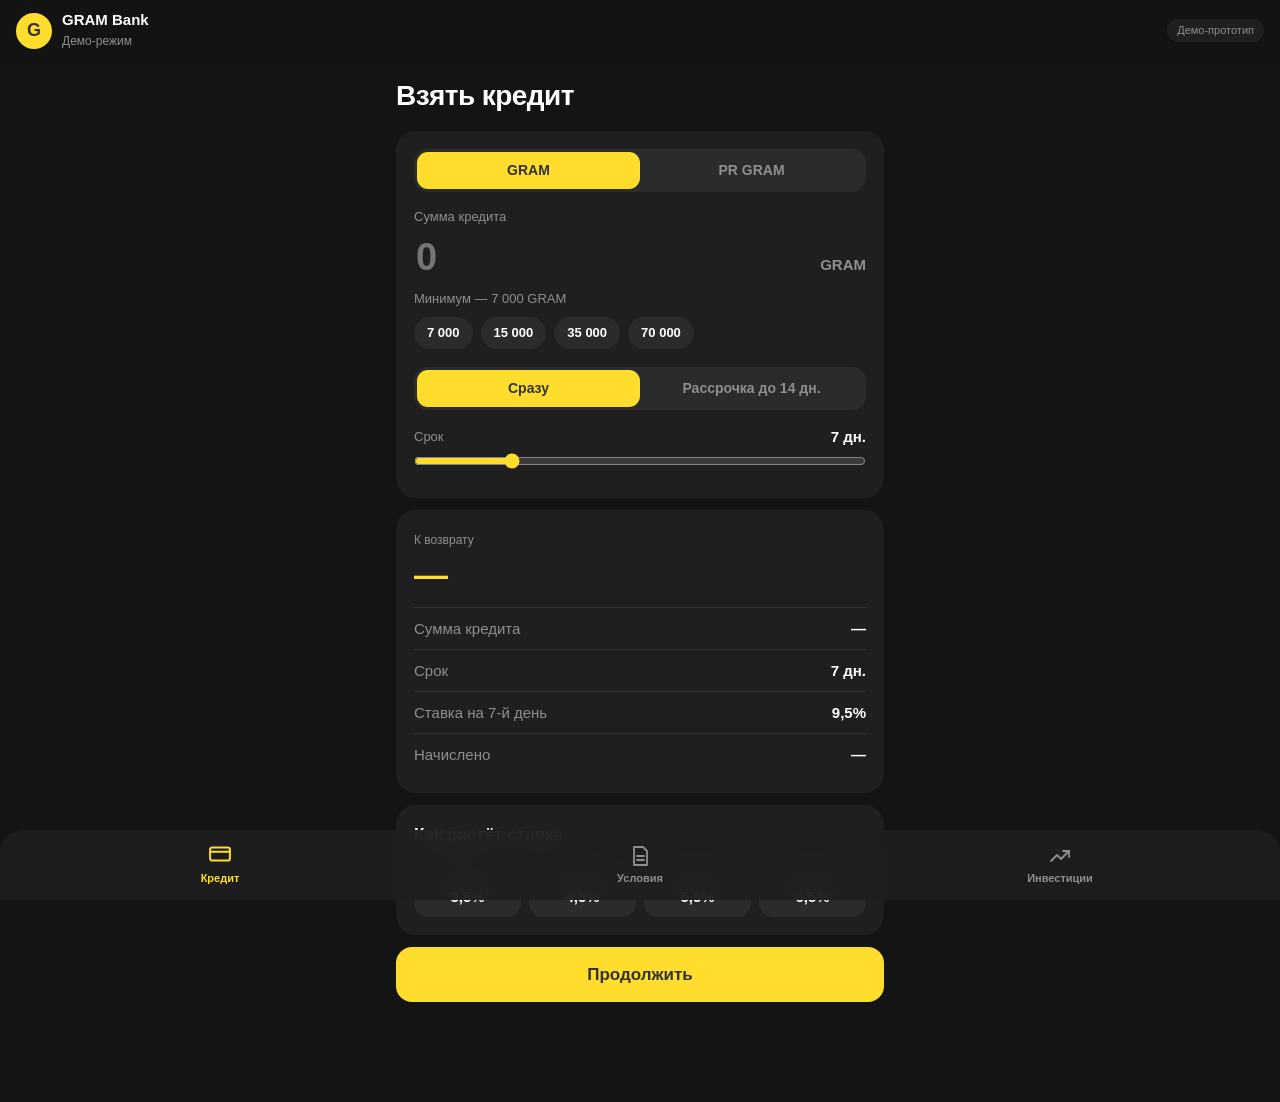
<file: index (2).html>
<!DOCTYPE html>
<html lang="ru">
<head>
<meta charset="utf-8">
<meta name="viewport" content="width=device-width,initial-scale=1,viewport-fit=cover">
<meta name="color-scheme" content="dark">
<title>GRAM Bank</title>
<script src="https://telegram.org/js/telegram-web-app.js"></script>
<style>
:root{--bg:#141414;--c1:#1f1f1f;--c2:#2b2b2b;--t:#fff;--m:#8e8e93;--y:#ffdd2d;--yt:#333;--l:#333;--err:#ff5c5c;--ok:#3fd18a}
*{box-sizing:border-box;margin:0;-webkit-tap-highlight-color:transparent}
html,body{background:var(--bg);color:var(--t);font:15px/1.4 -apple-system,"SF Pro Text",Roboto,"Segoe UI",Arial,sans-serif}
body{padding-top:env(safe-area-inset-top,0px)}
button,input,select{font:inherit;color:inherit;border:0;background:none;outline:0}
button{cursor:pointer}
small{color:var(--m);font-size:12px}
.top{position:sticky;top:0;z-index:5;display:flex;align-items:center;gap:10px;padding:12px 16px;background:rgba(20,20,20,.88);backdrop-filter:blur(14px)}
.logo{width:36px;height:36px;border-radius:50%;background:var(--y);color:var(--yt);display:grid;place-items:center;font-weight:800;font-size:18px}
.top b{display:block;line-height:1.1}
.tag{margin-left:auto;font-size:11px;color:var(--m);background:var(--c1);border-radius:99px;padding:4px 10px}
main{max-width:520px;margin:0 auto;padding:6px 16px calc(100px + env(safe-area-inset-bottom,0px))}
h1{font-size:28px;font-weight:800;letter-spacing:-.02em;margin:8px 0 16px}
h2{font-size:17px;font-weight:700;margin-bottom:12px}
.view,.step[hidden]{display:none}.view.on{display:block}
.card{background:var(--c1);border-radius:20px;padding:18px;margin-bottom:12px;animation:up .45s cubic-bezier(.2,.8,.2,1) both}
.card:nth-child(n+3){animation-delay:.05s}.card:nth-child(n+5){animation-delay:.1s}
@keyframes up{from{opacity:0;transform:translateY(14px)}to{opacity:1;transform:none}}
.hint{font-size:13px;color:var(--m);margin-top:10px}
.rowb{display:flex;justify-content:space-between;align-items:center}
label{display:block;font-size:13px;color:var(--m)}
.seg{display:flex;background:var(--c2);border-radius:14px;padding:3px;margin-bottom:16px}
.seg button{flex:1;padding:9px 4px;border-radius:11px;font-size:14px;font-weight:600;color:var(--m);transition:all .25s}
.seg button.on{background:var(--y);color:var(--yt)}
.big{display:flex;align-items:baseline;gap:8px;margin:4px 0}
.big input{width:100%;min-width:0;font-size:38px;font-weight:800;letter-spacing:-.02em}
.big span{color:var(--m);font-weight:700;white-space:nowrap}
.msg{font-size:13px;color:var(--m);min-height:19px;transition:color .2s}.msg.bad{color:var(--err)}.msg.good{color:var(--ok)}
.chips{display:flex;gap:8px;flex-wrap:wrap;margin:8px 0 18px}
.chip{background:var(--c2);border-radius:99px;padding:7px 13px;font-size:13px;font-weight:600;transition:transform .12s}
.chip:active{transform:scale(.93)}
input[type=range]{width:100%;accent-color:var(--y);height:28px}
.total{font-size:34px;font-weight:800;letter-spacing:-.02em;color:var(--y);margin:2px 0 8px}
.rows>div{display:flex;justify-content:space-between;gap:12px;padding:10px 0;border-top:1px solid var(--l)}
.rows dt{color:var(--m)}.rows dd{font-weight:600;text-align:right;font-variant-numeric:tabular-nums}
.ladder{display:grid;grid-template-columns:repeat(4,1fr);gap:8px}
.ladder div{background:var(--c2);border-radius:14px;padding:10px 4px;text-align:center;transition:all .25s}
.ladder div.on{background:var(--y);color:var(--yt)}.ladder div.on small{color:var(--yt)}
.ladder small{display:block}
.sch>div{display:grid;grid-template-columns:1fr auto auto;gap:12px;padding:8px 0;border-top:1px solid var(--l);font-variant-numeric:tabular-nums;font-size:14px}
.sch small{min-width:100px;text-align:right}
.btn{position:relative;overflow:hidden;width:100%;background:var(--y);color:var(--yt);font-weight:700;font-size:17px;padding:16px;border-radius:16px;transition:transform .12s,opacity .25s}
.btn:active{transform:scale(.98)}.btn:disabled{opacity:.3}
.btn:not(:disabled):not(.alt)::after{content:"";position:absolute;inset:0;background:linear-gradient(100deg,transparent 30%,rgba(255,255,255,.4) 50%,transparent 70%);transform:translateX(-100%);animation:sh 3.5s infinite}
@keyframes sh{to{transform:translateX(100%)}}
.btn.alt{background:var(--c2);color:var(--t);margin-top:8px}
.back{color:var(--y);font-weight:600;padding:6px 0}
.opt{display:flex;justify-content:space-between;align-items:center;width:100%;background:var(--c1);border-radius:16px;padding:16px;margin-bottom:8px;text-align:left;box-shadow:inset 0 0 0 2px transparent;transition:all .25s}
.opt:active{transform:scale(.985)}.opt.on{box-shadow:inset 0 0 0 2px var(--y);background:#262410}
.opt b{display:block}.opt i{width:20px;height:20px;border-radius:50%;box-shadow:inset 0 0 0 2px var(--m);transition:all .25s}
.opt.on i{box-shadow:inset 0 0 0 6px var(--y)}
.terms{display:grid;grid-template-columns:1fr 1fr;gap:8px;margin-bottom:12px}
.term{background:var(--c1);border-radius:18px;padding:14px;animation:up .45s both}
.term small{display:block;margin-bottom:6px}.term b{font-size:15px}
select{background:var(--c2);border-radius:12px;padding:11px 10px;font-weight:600;appearance:none;text-align:center;min-width:104px}
select option{background:#2b2b2b;color:#fff}
.cx{display:flex;gap:8px;align-items:center}
.cx input{flex:1;min-width:0;background:var(--c2);border-radius:12px;padding:11px 12px;font-size:20px;font-weight:700}
.res{font-size:20px;font-weight:700;flex:1;padding:11px 12px;border-radius:12px;background:var(--bg);overflow-wrap:anywhere}
.swap{display:block;margin:8px auto;width:38px;height:38px;border-radius:50%;background:var(--y);color:var(--yt);font-size:18px;font-weight:700;transition:transform .35s}
.badge{font-size:11px;font-weight:700;background:var(--y);color:var(--yt);border-radius:99px;padding:3px 10px}
.chart svg{display:block;width:100%;height:120px}
.chart .line{fill:none;stroke:var(--y);stroke-width:2.2;stroke-linejoin:round;vector-effect:non-scaling-stroke;stroke-dasharray:1;stroke-dashoffset:1;animation:draw 1s ease forwards}
.chart .area{fill:rgba(255,221,45,.08)}
@keyframes draw{to{stroke-dashoffset:0}}
.ch-h{display:flex;justify-content:space-between;gap:8px;margin-bottom:10px}
.ch-v{font-size:22px;font-weight:800}.up{color:var(--ok)}.dn{color:var(--err)}
.mm{display:flex;justify-content:space-between;font-size:12px;color:var(--m);margin-top:6px}
.per{display:flex;gap:6px;margin-top:10px}
.per button{flex:1;padding:7px 0;border-radius:10px;background:var(--c2);font-size:13px;font-weight:600;color:var(--m);transition:all .2s}
.per button.on{background:var(--y);color:var(--yt)}
.note{font-size:12px;color:var(--m);text-align:center;margin-top:10px}
.done{text-align:center;padding:30px 18px}
.chk{width:56px;height:56px;border-radius:50%;background:var(--y);color:var(--yt);font-size:28px;font-weight:800;display:grid;place-items:center;margin:0 auto 14px;animation:pop .5s cubic-bezier(.3,1.6,.5,1)}
@keyframes pop{from{transform:scale(0)}to{transform:none}}
.tabs{position:fixed;left:0;right:0;bottom:0;z-index:10;display:flex;background:rgba(31,31,31,.92);backdrop-filter:blur(16px);border-radius:22px 22px 0 0;padding:8px 10px calc(8px + env(safe-area-inset-bottom,0px))}
.tab{flex:1;display:flex;flex-direction:column;align-items:center;gap:3px;padding:6px 0;font-size:11px;font-weight:600;color:var(--m);transition:color .2s,transform .12s}
.tab svg{width:24px;height:24px;fill:none;stroke:currentColor;stroke-width:1.8;stroke-linecap:round;stroke-linejoin:round;transition:transform .25s}
.tab:active{transform:scale(.94)}.tab.on{color:var(--y)}.tab.on svg{transform:translateY(-2px) scale(1.1)}
#toast{position:fixed;left:50%;bottom:calc(92px + env(safe-area-inset-bottom,0px));transform:translate(-50%,10px);background:#fff;color:#111;padding:10px 16px;border-radius:12px;font-size:13px;font-weight:600;opacity:0;pointer-events:none;transition:all .25s;z-index:20}
#toast.show{opacity:1;transform:translate(-50%,0)}
@media(prefers-reduced-motion:reduce){*{animation:none!important;transition:none!important}.chart .line{stroke-dashoffset:0}}
</style>
</head>
<body>
<header class="top"><div class="logo">G</div><div><b>GRAM Bank</b><small id="who">Демо-режим</small></div><span class="tag">Демо-прототип</span></header>
<main>
<section id="v-credit" class="view on">
 <div id="s1" class="step">
  <h1>Взять кредит</h1>
  <div class="card">
   <div class="seg" id="cur"><button data-c="GRAM" class="on">GRAM</button><button data-c="PRGRAM">PR GRAM</button></div>
   <label for="amt">Сумма кредита</label>
   <div class="big"><input id="amt" inputmode="numeric" placeholder="0" autocomplete="off"><span id="cu">GRAM</span></div>
   <p class="msg" id="msg"></p>
   <div class="chips" id="chips"></div>
   <div class="seg" id="mode"><button data-m="lump" class="on">Сразу</button><button data-m="inst">Рассрочка до 14 дн.</button></div>
   <div class="rowb"><label id="dl">Срок</label><b id="dv">7 дн.</b></div>
   <input id="days" type="range" min="1" max="30" value="7">
  </div>
  <div class="card">
   <small>К возврату</small><div class="total" id="tot">—</div><small id="tot2"></small>
   <dl class="rows" id="rows"></dl>
  </div>
  <div class="card" id="schc" hidden><h2>График платежей</h2><div class="sch" id="sch"></div></div>
  <div class="card"><h2>Как растёт ставка</h2><div class="ladder" id="lad"></div></div>
  <button class="btn" id="go">Продолжить</button>
 </div>
 <div id="s2" class="step" hidden>
  <button class="back" id="back">← Назад</button>
  <h1>Выберите залог</h1>
  <div id="opts"></div>
  <div class="card" id="pl" hidden>
   <small>Необходимый залог (кредит + запас)</small><div class="total" id="ptot">—</div>
   <dl class="rows" id="prow"></dl>
   <p class="hint" id="prate"></p>
  </div>
  <div class="card"><dl class="rows" style="margin-top:-10px"><div style="border:0"><dt>Номер операции</dt><dd id="opn">0</dd></div><div><dt>ID пользователя</dt><dd id="uid">—</dd></div></dl></div>
  <button class="btn" id="ok" disabled>Подтвердить кредит</button>
 </div>
 <div id="s3" class="step" hidden>
  <div class="card done">
   <div class="chk">✓</div><h2>Заявка подготовлена</h2>
   <p class="hint">Открылся чат с @Grammbank1 с готовым текстом. Нажмите «Отправить» в Telegram, чтобы заявка ушла.</p>
   <button class="btn" id="again" style="margin-top:18px">Открыть чат ещё раз</button>
   <button class="btn alt" id="fin">Готово</button>
  </div>
 </div>
</section>

<section id="v-terms" class="view">
 <h1>Условия</h1><p class="hint" style="margin:-8px 0 14px">Все значения — условия демонстрационного прототипа.</p>
 <div class="terms" id="terms"></div>
 <div class="card"><p class="hint" style="margin:0">GRAM Bank — игровой сервис. Реальные деньги не принимаются и не выдаются, а GRAM, PR GRAM, RDNO — виртуальные единицы. Администрация не несёт ответственности за игровые активы. Информация не является финансовой рекомендацией.</p></div>
</section>

<section id="v-invest" class="view">
 <h1>Инвестиции</h1>
 <div class="card">
  <h2>Калькулятор обмена</h2>
  <div class="cx"><input id="cv" inputmode="decimal" value="1000"><select id="cf"></select></div>
  <button class="swap" id="cs">⇅</button>
  <div class="cx"><div class="res" id="cr">—</div><select id="ct"></select></div>
  <p class="hint" id="cn"></p>
 </div>
 <div class="card"><h2>Курсы к GRAM</h2><dl class="rows" id="rates" style="margin-top:-10px"></dl></div>
 <div class="card">
  <div class="rowb" style="margin-bottom:12px"><h2 style="margin:0">Акции GRAMBANK</h2><span class="badge">В разработке</span></div>
  <p class="hint" style="margin:-4px 0 12px" id="shp"></p>
  <div class="chart" data-k="shares"></div>
  <button class="btn alt" disabled style="margin-top:14px;opacity:.5">Покупка пока недоступна</button>
 </div>
 <div class="card"><div class="chart" data-k="gram"></div></div>
 <div class="card"><div class="chart" data-k="pr"></div></div>
</section>
</main>

<nav class="tabs">
 <button class="tab on" data-v="credit"><svg viewBox="0 0 24 24"><rect x="3" y="6" width="18" height="12" rx="2"/><path d="M3 10h18"/></svg>Кредит</button>
 <button class="tab" data-v="terms"><svg viewBox="0 0 24 24"><path d="M6 3h9l4 4v14H6z"/><path d="M9 12h7M9 16h7"/></svg>Условия</button>
 <button class="tab" data-v="invest"><svg viewBox="0 0 24 24"><path d="M3 17l6-6 4 4 8-8"/><path d="M15 7h6v6"/></svg>Инвестиции</button>
</nav>
<div id="toast"></div>

<script>
(()=>{
/* ============ АДМИН-МОДУЛЬ: меняйте значения только здесь ============ */
const ADMIN={
  // Цена 1 единицы в GRAM. Из этой таблицы считаются ВСЕ пары, залог, калькулятор и графики.
  value:{GRAM:1, PRGRAM:0.35, RDNO:0.1, STAR:2300, USDT:230000, USD:230000},
  // Акция GRAMBANK: price — цена в GRAM; growthPerYear — прогноз роста, % в год; volatility — разброс, % в день
  share:{price:5000, growthPerYear:70, volatility:1.2},
  // Волатильность графиков курсов, % в день
  vol:{GRAM:1.2, PRGRAM:5},
  // Кредит: ставка в 1-й день, прибавка в день (оба в %), запас залога %, рассрочка
  credit:{min:7000, max:10000000, maxDays:30, startRate:3.5, rateStep:1, margin:15, instMaxDays:14, instFee:3},
  support:'Grammbank1' // куда уходит заявка
};
/* ===================================================================== */
const A=ADMIN,V=A.value,C=A.credit;
const L={GRAM:'GRAM',PRGRAM:'PR GRAM',RDNO:'RDNO',STAR:'Star',USDT:'USDT',USD:'USD'};
const $=(s,r=document)=>r.querySelector(s),$$=(s,r=document)=>[...r.querySelectorAll(s)];
const nf=(n,d=2)=>new Intl.NumberFormat('ru-RU',{maximumFractionDigits:d}).format(n);
const fmt=n=>{const a=Math.abs(n);return nf(n,a>=100?2:a>=1?3:a>=0.01?4:8)};
const tg=window.Telegram&&window.Telegram.WebApp;
if(tg){try{tg.ready();tg.expand();tg.setHeaderColor('#141414');tg.setBackgroundColor('#141414')}catch(e){}}
const user=tg&&tg.initDataUnsafe&&tg.initDataUnsafe.user;
const uidText=user?user.id+(user.username?' (@'+user.username+')':''):'вне Telegram';
$('#who').textContent=user?'ID '+user.id:'Демо-режим';$('#uid').textContent=uidText;

/* счётчик операций: 0 для первого кредита, затем +1 (CloudStorage Telegram + localStorage) */
const cs=tg&&tg.isVersionAtLeast&&tg.isVersionAtLeast('6.9')?tg.CloudStorage:null;
let opNo=0;try{opNo=+localStorage.getItem('gb_op')||0}catch(e){}
if(cs)try{cs.getItem('gb_op',(e,v)=>{if(!e&&v){opNo=Math.max(opNo,+v||0);$('#opn').textContent=opNo}})}catch(e){}
const saveOp=n=>{opNo=n;try{localStorage.setItem('gb_op',n)}catch(e){}if(cs)try{cs.setItem('gb_op',String(n),()=>{})}catch(e){}};

let tt;const toast=t=>{const e=$('#toast');e.textContent=t;e.classList.add('show');clearTimeout(tt);tt=setTimeout(()=>e.classList.remove('show'),2200)};
function count(el,to,f){const from=+el.dataset.v||0;el.dataset.v=to;const t0=performance.now();(function s(t){const k=Math.min(1,(t-t0)/450),e=1-Math.pow(1-k,3);el.textContent=f(from+(to-from)*e);if(k<1)requestAnimationFrame(s)})(t0)}

/* навигация */
$$('.tab').forEach(b=>b.onclick=()=>{$$('.tab').forEach(t=>t.classList.toggle('on',t===b));$$('.view').forEach(v=>v.classList.toggle('on',v.id==='v-'+b.dataset.v));scrollTo(0,0)});

/* ---------- кредит ---------- */
const s={cur:'GRAM',amt:0,days:7,mode:'lump',col:null,link:''};
const gram=()=>s.amt*V[s.cur];
const minCur=()=>s.cur==='GRAM'?C.min:Math.ceil(C.min/V[s.cur]-1e-9);
const valid=()=>gram()>=C.min-1e-6&&gram()<=C.max;
const rateFor=d=>C.startRate+C.rateStep*(d-1);
const m=g=>fmt(g/V[s.cur])+' '+L[s.cur];
const inp=$('#amt');

function check(showEmpty){
  const g=gram();let t='Минимум — '+nf(minCur())+' '+L[s.cur]+(s.cur!=='GRAM'?' ('+nf(C.min)+' GRAM)':''),c='';
  if(!s.amt){c=showEmpty?'bad':''}
  else if(g<C.min-1e-6)c='bad';
  else if(g>C.max){c='bad';t='Максимум для демо — '+nf(C.max/V[s.cur],0)+' '+L[s.cur]}
  else{t='Сумма подходит';c='good'}
  $('#msg').textContent=t;$('#msg').className='msg '+c;return valid();
}
function repay(){
  const g=gram(),rate=rateFor(s.days),acc=g*rate/100,base=g+acc;
  if(s.mode!=='inst')return{g,rate,acc,total:base,daily:base,fee:0};
  const daily=base/s.days*(1+C.instFee/100);
  return{g,rate,acc,total:daily*s.days,daily,fee:daily*s.days-base};
}
function calc(){
  const ok=valid(),r=repay(),inst=s.mode==='inst';
  $('#dv').textContent=s.days+' дн.';
  count($('#tot'),ok?r.total/V[s.cur]:0,x=>ok?fmt(x)+' '+L[s.cur]:'—');
  $('#tot2').textContent=ok&&s.cur!=='GRAM'?'≈ '+nf(r.total)+' GRAM':'';
  const rows=[['Сумма кредита',ok?m(r.g):'—'],['Срок',s.days+' дн.'],['Ставка на '+s.days+'-й день',nf(r.rate,1)+'%'],['Начислено',ok?m(r.acc):'—']];
  if(inst)rows.push(['Платёж в день ('+s.days+' шт.)',ok?m(r.daily):'—'],['Надбавка +'+C.instFee+'% к платежу',ok?m(r.fee):'—']);
  $('#rows').innerHTML=rows.map(a=>'<div><dt>'+a[0]+'</dt><dd>'+a[1]+'</dd></div>').join('');
  $('#schc').hidden=!(ok&&inst);
  if(ok&&inst){let left=r.total,h='';for(let i=1;i<=s.days;i++){left=i===s.days?0:left-r.daily;h+='<div><span>День '+i+'</span><b>'+m(r.daily)+'</b><small>остаток '+fmt(left/V[s.cur])+'</small></div>'}$('#sch').innerHTML=h}
  $$('#lad div').forEach((d,i)=>d.classList.toggle('on',s.days===i+1));
}
function chips(){
  const base=[7000,15000,35000,70000];
  $('#chips').innerHTML=base.map(g=>{const v=s.cur==='GRAM'?g:Math.ceil(g/V[s.cur]/1000-1e-9)*1000;return '<button class="chip" data-v="'+v+'">'+nf(v)+'</button>'}).join('');
  $$('.chip').forEach(c=>c.onclick=()=>{s.amt=+c.dataset.v;inp.value=nf(s.amt,0);check();calc()});
}
inp.oninput=()=>{const d=inp.value.replace(/\D/g,'').slice(0,10);s.amt=d?+d:0;inp.value=d?nf(s.amt,0):'';check();calc()};
$$('#cur button').forEach(b=>b.onclick=()=>{
  if(b.dataset.c===s.cur)return;const g=gram();s.cur=b.dataset.c;
  $$('#cur button').forEach(x=>x.classList.toggle('on',x===b));
  $('#cu').textContent=L[s.cur];if(s.amt){s.amt=Math.round(g/V[s.cur]);inp.value=nf(s.amt,0)}
  chips();check();calc();
});
$('#days').oninput=e=>{s.days=+e.target.value;calc()};
$$('#mode button').forEach(b=>b.onclick=()=>{
  s.mode=b.dataset.m;const d=$('#days');
  d.min=s.mode==='inst'?2:1;d.max=s.mode==='inst'?C.instMaxDays:C.maxDays;
  s.days=Math.min(Math.max(s.days,+d.min),+d.max);d.value=s.days;
  $('#dl').textContent=s.mode==='inst'?'Срок рассрочки (макс. '+C.instMaxDays+' дн.)':'Срок';
  $$('#mode button').forEach(x=>x.classList.toggle('on',x===b));calc();
  if(s.mode==='inst')toast('Рассрочка: ежедневные платежи, +'+C.instFee+'% к каждому');
});
$('#lad').innerHTML=[1,2,3,4].map(d=>'<div><small>День '+d+'</small><b>'+nf(rateFor(d),1)+'%</b></div>').join('');
$('#mode button[data-m=inst]').textContent='Рассрочка до '+C.instMaxDays+' дн.';

/* ---------- залог ---------- */
const COL={usd:['USD','USD','Доллары'],crypto:['Крипта','USDT','В эквиваленте USDT'],stars:['Telegram Stars','STAR','Звёзды'],gifts:['Telegram Gifts','STAR','В эквиваленте Stars'],nft:['NFT','STAR','В эквиваленте Stars']};
$('#opts').innerHTML=Object.keys(COL).map(k=>'<button class="opt" data-k="'+k+'"><div><b>'+COL[k][0]+'</b><small>'+COL[k][2]+'</small></div><i></i></button>').join('');
const show=id=>{['s1','s2','s3'].forEach(x=>$('#'+x).hidden=x!==id);scrollTo(0,0)};
function pledge(){
  if(!s.col)return;const g=gram(),tot=g*(1+C.margin/100),[n,u]=COL[s.col];
  $('#pl').hidden=false;
  count($('#ptot'),tot/V[u],x=>fmt(x)+' '+L[u]);
  $('#prow').innerHTML=[['Кредит',nf(g)+' GRAM'],['Запас залога +'+C.margin+'%',nf(tot-g)+' GRAM'],['Необходимый залог',nf(tot)+' GRAM'],['Тип залога',n]].map(a=>'<div><dt>'+a[0]+'</dt><dd>'+a[1]+'</dd></div>').join('');
  $('#prate').textContent='Курс залога: 1 Star = '+nf(V.STAR)+' GRAM · 1 USD = '+nf(V.USD/V.STAR)+' Stars';
  $('#ok').disabled=false;
}
$$('.opt').forEach(o=>o.onclick=()=>{s.col=o.dataset.k;$$('.opt').forEach(x=>x.classList.toggle('on',x===o));pledge()});
$('#go').onclick=()=>{if(!check(true)){inp.focus();toast('Проверьте сумму кредита');return}$('#opn').textContent=opNo;show('s2');pledge()};
$('#back').onclick=()=>show('s1');

/* ---------- подтверждение → личные сообщения ---------- */
function message(op){
  const r=repay(),[cn,cu]=COL[s.col],need=r.g*(1+C.margin/100);
  return['🏦 Заявка на кредит — GRAM Bank','','Операция №'+op,'ID пользователя: '+uidText,'',
   'Сумма кредита: '+m(r.g)+(s.cur!=='GRAM'?' (= '+nf(r.g)+' GRAM)':''),
   'Срок: '+s.days+' дн.','Ставка: '+nf(r.rate,1)+'% (на '+s.days+'-й день)',
   'Погашение: '+(s.mode==='inst'?'рассрочка, '+s.days+' платежей по '+m(r.daily)+' (+'+C.instFee+'% к платежу)':'единовременно'),
   'Начислено: '+m(r.acc),'К возврату: '+m(r.total),'',
   'Залог: '+cn+' — '+fmt(need/V[cu])+' '+L[cu]+' (= '+nf(need)+' GRAM, запас +'+C.margin+'%)','',
   'Дата: '+new Date().toLocaleString('ru-RU')].join('\n');
}
const openChat=u=>{if(tg&&tg.openTelegramLink)tg.openTelegramLink(u);else window.open(u,'_blank')};
$('#ok').onclick=()=>{
  s.link='https://t.me/'+A.support+'?text='+encodeURIComponent(message(opNo));
  openChat(s.link);saveOp(opNo+1);show('s3');
};
$('#again').onclick=()=>openChat(s.link);
$('#fin').onclick=()=>{s.col=null;s.amt=0;inp.value='';$$('.opt').forEach(x=>x.classList.remove('on'));$('#pl').hidden=true;$('#ok').disabled=true;check();calc();show('s1');toast('Готово. Заявка отправляется в чате')};

/* ---------- условия ---------- */
$('#terms').innerHTML=[['Минимальный кредит',nf(C.min)+' GRAM'],['Ставка',nf(C.startRate,1)+'% в 1-й день, затем +'+C.rateStep+'% в день'],['Запас залога','не менее +'+C.margin+'% к кредиту'],['Рассрочка','до '+C.instMaxDays+' дн., +'+C.instFee+'% к платежу'],['PR GRAM','1 PR GRAM = '+V.PRGRAM+' GRAM'],['Telegram Star','1 Star = '+nf(V.STAR)+' GRAM'],['USD / USDT','1 USD = '+nf(V.USD/V.STAR)+' Stars'],['RDNO','1 RDNO = '+V.RDNO+' GRAM']]
 .map((a,i)=>'<div class="term" style="animation-delay:'+i*.04+'s"><small>'+a[0]+'</small><b>'+a[1]+'</b></div>').join('');

/* ---------- калькулятор и курсы ---------- */
const keys=Object.keys(V),opts=keys.map(k=>'<option value="'+k+'">'+L[k]+'</option>').join('');
$('#cf').innerHTML=opts;$('#ct').innerHTML=opts;$('#cf').value='GRAM';$('#ct').value='USD';
function exch(){
  const x=parseFloat($('#cv').value.replace(',','.').replace(/\s/g,''))||0,f=$('#cf').value,t=$('#ct').value;
  $('#cr').textContent=fmt(x*V[f]/V[t]);
  $('#cn').textContent='1 '+L[f]+' = '+fmt(V[f]/V[t])+' '+L[t];
}
['#cv','#cf','#ct'].forEach(i=>$(i).oninput=exch);
$('#cs').onclick=()=>{const f=$('#cf'),t=$('#ct'),v=f.value;f.value=t.value;t.value=v;$('#cs').style.transform='rotate('+((+$('#cs').dataset.r||0)+180)+'deg)';$('#cs').dataset.r=(+$('#cs').dataset.r||0)+180;exch()};
$('#rates').innerHTML=keys.filter(k=>k!=='GRAM').map(k=>'<div><dt>1 '+L[k]+'</dt><dd>'+fmt(V[k])+' GRAM</dd></div>').join('');
$('#shp').textContent='Цена: '+nf(A.share.price)+' GRAM ≈ '+fmt(A.share.price/V.STAR)+' Star. Продажа не открыта.';
exch();

/* ---------- графики (демо-данные) ---------- */
const CH={
  gram:{t:'GRAM · курс (GRAM за 1 Star)',seed:42,base:V.STAR,vol:A.vol.GRAM/100,rev:.92},
  pr:{t:'PR GRAM · курс (PR GRAM за 1 Star)',seed:77,base:V.STAR/V.PRGRAM,vol:A.vol.PRGRAM/100,rev:.94,wave:.06},
  shares:{t:'GRAMBANK · потенциальная цена акции, GRAM (прогноз)',seed:9,base:A.share.price,vol:A.share.volatility/100,drift:Math.log(1+A.share.growthPerYear/100)/365}
};
const PER={'7D':7,'1M':30,'3M':90,'1Y':365},cache={};
function series(k){
  if(cache[k])return cache[k];const c=CH[k];let sd=c.seed;const r=()=>(sd=sd*16807%2147483647)/2147483647;let v=c.base;const o=[];
  for(let i=0;i<365;i++){
    if(c.drift)v*=1+c.drift+(r()-.5)*c.vol;
    else{const mid=c.base*(1+(c.wave||0)*Math.sin(i/17));v=mid+(v-mid)*c.rev+(r()-.5)*c.vol*c.base}
    o.push(v);
  }
  return cache[k]=o;
}
$$('.chart').forEach(el=>{
  const k=el.dataset.k;let p='1M';
  el.innerHTML='<div class="ch-h"><div><small>'+CH[k].t+'</small><div class="ch-v"></div></div><b class="chg"></b></div><div class="svg"></div><div class="mm"><span></span><span></span></div><div class="per">'+Object.keys(PER).map(x=>'<button data-p="'+x+'">'+x+'</button>').join('')+'</div><p class="note">Демонстрационные данные'+(k==='shares'?' · прогноз, не гарантия':'')+'</p>';
  const draw=()=>{
    const all=series(k),n=PER[p],d=k==='shares'?all.slice(0,n):all.slice(-n);
    const mn=Math.min(...d),mx=Math.max(...d),pad=(mx-mn)*.15||1,lo=mn-pad,hi=mx+pad;
    const pts=d.map((v,i)=>(i/(d.length-1)*300).toFixed(1)+' '+(120-(v-lo)/(hi-lo)*120).toFixed(1));
    const path='M'+pts.join('L');
    $('.svg',el).innerHTML='<svg viewBox="0 0 300 120" preserveAspectRatio="none"><path class="area" d="'+path+'L300 120L0 120Z"/><path class="line" pathLength="1" d="'+path+'"/></svg>';
    const last=d[d.length-1],chg=(last/d[0]-1)*100;
    $('.ch-v',el).textContent=nf(last,1);
    const c=$('.chg',el);c.textContent=(chg>=0?'+':'')+nf(chg,2)+'%';c.className='chg '+(chg>=0?'up':'dn');
    const sp=$$('.mm span',el);sp[0].textContent='мин. '+nf(mn,1);sp[1].textContent='макс. '+nf(mx,1);
    $$('.per button',el).forEach(b=>b.classList.toggle('on',b.dataset.p===p));
  };
  $$('.per button',el).forEach(b=>b.onclick=()=>{p=b.dataset.p;draw()});draw();
});

chips();check();calc();
})();
</script>
</body>
</html>
</file>
